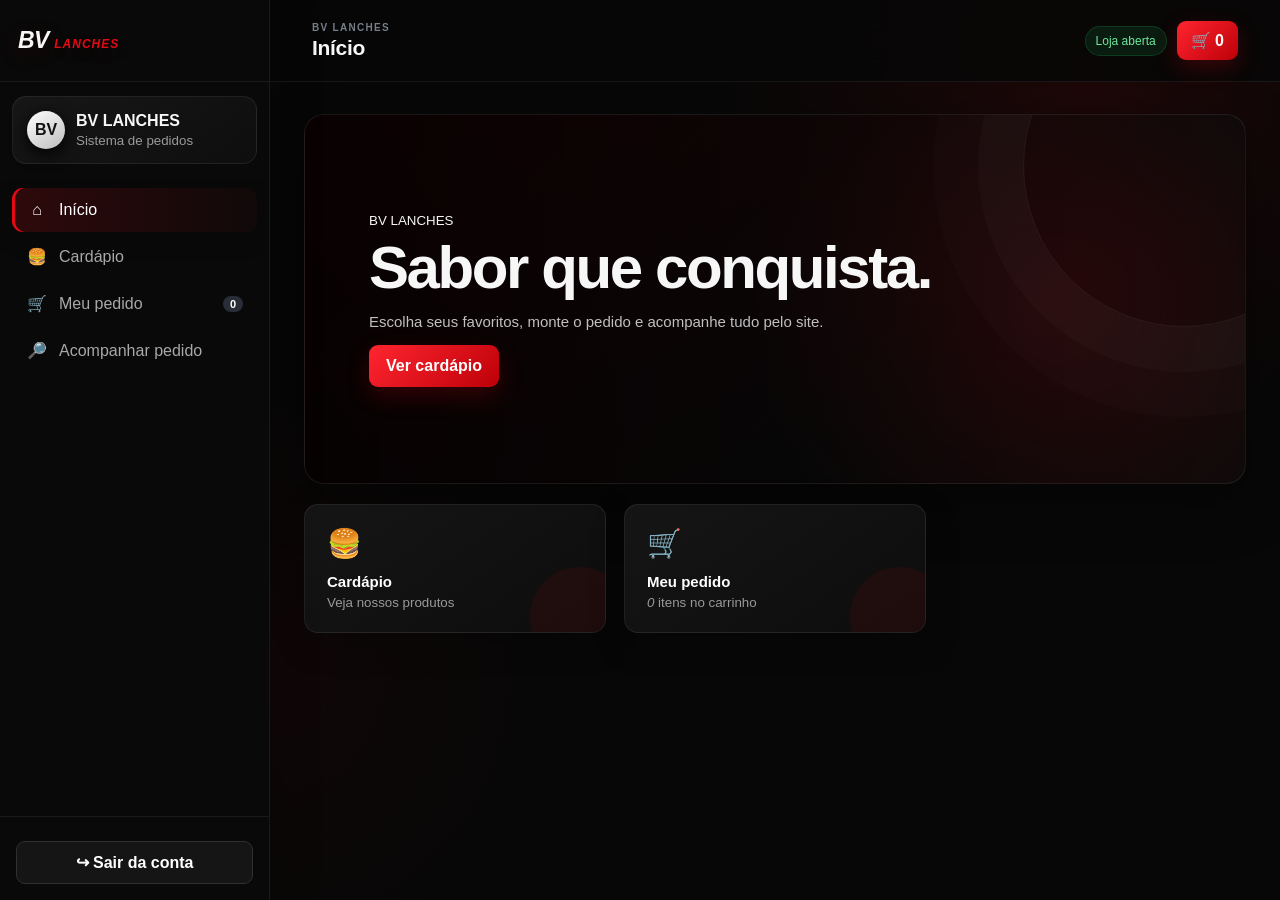
<file: v22.html>
<!doctype html>
<html lang="pt-BR">
<head>
<meta charset="utf-8">
<meta name="viewport" content="width=device-width,initial-scale=1">
<meta name="theme-color" content="#e50914">
<link rel="manifest" href="manifest.json">
<title>BV LANCHES — V22</title>
<link rel="stylesheet" href="style.css?v=13">
</head>
<body>
<div id="login" class="overlay">
  <div class="login">
    <button class="closeLogin" onclick="closeLogin()">×</button>
    <div class="logo">BV <i>LANCHES</i></div>
    <small>PAINEL ADMINISTRATIVO</small>
    <h1>Entrar</h1>
    <input id="email" type="email" placeholder="E-mail">
    <input id="pass" type="password" placeholder="Senha">
    <button onclick="login()">Entrar</button>
    <p id="err"></p>
    <div class="demo">Admin: marco@bv.com / 123456<br>Usuário: usuario@bv.com / 123456</div>
  </div>
</div>

<aside id="sidebar" class="sidebar">
  <div class="sideBrand"><div class="logo">BV <i>LANCHES</i></div><button class="closeSide" onclick="toggleSidebar()">×</button></div>
  <div class="sideUser"><div class="avatar">BV</div><div><b>BV LANCHES</b><small>Sistema de pedidos</small></div></div>
  <nav class="sideNav">
    <button data-page="inicio" onclick="showPage('inicio')"><span>⌂</span> Início</button>
    <button data-page="cardapio" onclick="showPage('cardapio')"><span>🍔</span> Cardápio</button>
    <button class="adminHide" data-page="pedido" onclick="showPage('pedido')"><span>🛒</span> Meu pedido <b id="sideCount">0</b></button>
    <button class="adminHide" data-page="acompanhar" onclick="showPage('acompanhar');renderTracking()"><span>🔎</span> Acompanhar pedido</button>
    <div class="navTitle adminOnly">ADMINISTRAÇÃO</div>
    <button class="adminOnly" data-page="dashboard" onclick="openAdmin('dashboard')"><span>▦</span> Dashboard</button>
    <button class="adminOnly" data-page="pedidos" onclick="openAdmin('pedidos')"><span>📋</span> Pedidos <b id="sideNew">0</b></button>
    <button class="adminOnly" data-page="produtos" onclick="openAdmin('produtos')"><span>📦</span> Produtos</button>
    <button class="adminOnly" data-page="cupons" onclick="openAdmin('cupons')"><span>🎟</span> Cupons</button>
    <button class="adminOnly" data-page="config" onclick="openAdmin('config')"><span>⚙</span> Configurações</button>
  </nav>
  <div class="sideBottom"><button onclick="openAdmin('dashboard')" class="adminBtn adminOnly">🔐 Painel administrativo</button><button onclick="logout()" class="logoutBtn">↪ Sair da conta</button></div>
</aside>

<div class="app">
<header class="topbar">
  <button class="menuBtn" onclick="toggleSidebar()">☰</button>
  <div><div class="pageKicker">BV LANCHES</div><h1 id="pageTitle">Início</h1></div>
  <div class="topActions"><span id="adminState" class="adminState">Loja aberta</span><button class="cartTop" onclick="showPage('pedido')">🛒 <b id="count">0</b></button></div>
</header>

<main class="content">
<section id="page-inicio" class="page activePage">
  <div class="hero"><div><small>BV LANCHES</small><h2>Sabor que conquista.</h2><p>Escolha seus favoritos, monte o pedido e acompanhe tudo pelo site.</p><button onclick="showPage('cardapio')">Ver cardápio</button></div></div>
  <div class="quickGrid">
    <button class="quickCard" onclick="showPage('cardapio')"><span>🍔</span><b>Cardápio</b><small>Veja nossos produtos</small></button>
    <button class="quickCard" onclick="showPage('pedido')"><span>🛒</span><b>Meu pedido</b><small><em id="quickCount">0</em> itens no carrinho</small></button>
    <button id="adminQuick" class="quickCard adminOnly" onclick="openAdmin('dashboard')"><span>📊</span><b>Administração</b><small>Acessar painel</small></button>
  </div>
</section>

<section id="page-cardapio" class="page">
  <div class="sectionTitle"><div><small class="eyebrow">LOJA</small><h2>Cardápio</h2></div><span class="pill green">ABERTO</span></div>
  <div id="products" class="grid"></div>
</section>

<section id="page-pedido" class="page">
  <div class="sectionTitle"><div><small class="eyebrow">CHECKOUT</small><h2>Meu pedido</h2></div></div>
  <div class="checkout"><div class="panel"><h3>Itens do pedido</h3><div id="cart"></div><div class="line"><span>Subtotal</span><b id="sub">R$ 0,00</b></div><div class="line"><span>Entrega</span><b id="fee">R$ 0,00</b></div><div class="line total"><span>Total</span><b id="total">R$ 0,00</b></div></div>
  <div class="panel"><h3>Entrega e pagamento</h3><div class="tabs"><button class="active" onclick="mode('entrega',this)">🚚 Entrega</button><button onclick="mode('retirada',this)">🏪 Retirada</button></div><div id="address"><input id="name" placeholder="Nome"><input id="phone" placeholder="WhatsApp"><div class="two"><input id="street" placeholder="Rua"><input id="num" placeholder="Nº"></div><div class="two"><input id="bairro" placeholder="Bairro"><input id="cep" placeholder="CEP"></div><input id="comp" placeholder="Complemento / referência"></div><h3>Pagamento</h3><div class="pay"><button class="active" onclick="pay('Pix',this)">🔷 Pix</button><button onclick="pay('Dinheiro',this)">💵 Dinheiro</button><button onclick="pay('Cartão',this)">💳 Cartão</button></div><input id="troco" class="hide" placeholder="Troco para quanto?"><input id="coupon" placeholder="Cupom de desconto"><button class="whats" onclick="finish()">✅ Finalizar pedido no site</button><small>Seu pedido será criado aqui e você receberá um número para acompanhar o status.</small></div></div>
</section>

<section id="page-acompanhar" class="page">
  <div class="sectionTitle"><div><small class="eyebrow">PEDIDO</small><h2>Acompanhar pedido</h2></div></div>
  <div class="trackingGrid">
    <div class="panel">
      <h3>Consultar pedido</h3>
      <p class="muted">Informe o número do pedido e o WhatsApp usado na compra.</p>
      <input id="trackId" placeholder="Número do pedido">
      <input id="trackPhone" placeholder="WhatsApp">
      <button class="trackBtn" onclick="trackOrder()">Consultar status</button>
      <button class="trackLast" onclick="trackLastOrder()">Ver meu último pedido</button>
    </div>
    <div id="trackingResult" class="panel trackingResult"><p class="muted">Nenhum pedido selecionado.</p></div>
  </div>
</section>

<section id="page-dashboard" class="page adminPage">
  <div class="adminTop"><div><small class="eyebrow">ADMINISTRAÇÃO</small><h2>Dashboard</h2><p>Visão geral da sua operação.</p></div><button onclick="logout()" class="dark">Sair</button></div>
  <div class="stats"><div><small>Pedidos entregues</small><b id="sOrders">0</b></div><div><small>Faturamento entregue</small><b id="sRevenue">R$ 0,00</b></div><div><small>Ticket médio entregue</small><b id="sAvg">R$ 0,00</b></div><div><small>Pedidos pendentes</small><b id="sNew">0</b></div></div>
  <div class="panel"><h3>Pedidos entregues</h3><div id="dashboardOrders"></div></div><div class="adminCards"><div class="panel"><h3>Acesso rápido</h3><div class="shortcutGrid"><button onclick="openAdmin('pedidos')">📋 Pedidos</button><button onclick="openAdmin('produtos')">📦 Produtos</button><button onclick="openAdmin('cupons')">🎟 Cupons</button><button onclick="openAdmin('config')">⚙ Configurações</button></div></div><div class="panel"><h3>Notificações</h3><p id="dashNotice" class="muted">Nenhum pedido novo.</p></div></div>
</section>

<section id="page-pedidos" class="page adminPage"><div class="adminTop"><div><small class="eyebrow">ADMINISTRAÇÃO</small><h2>Pedidos</h2><p>Acompanhe e atualize o status dos pedidos.</p></div><button onclick="demoOrder()">+ Simular pedido</button></div><div class="panel"><div id="orders"></div></div></section>

<section id="page-produtos" class="page adminPage"><div class="adminTop"><div><small class="eyebrow">ADMINISTRAÇÃO</small><h2>Produtos</h2><p>Gerencie os produtos do cardápio.</p></div><button onclick="addProduct()">+ Adicionar produto</button></div><div class="panel productsManager"><div class="managerHeader"><div><h3>Produtos cadastrados</h3><p class="muted">Nome, valor e descrição exibidos de forma organizada.</p></div><button onclick="addProduct()">+ Novo produto</button></div><div id="manage"></div></div></section>

<section id="page-cupons" class="page adminPage"><div class="adminTop"><div><small class="eyebrow">ADMINISTRAÇÃO</small><h2>Cupons</h2><p>Cupons disponíveis na loja.</p></div></div><div class="couponGrid"><div class="couponCard"><span>10%</span><b>BV10</b><p>10% de desconto no pedido.</p></div><div class="couponCard"><span>R$ 5</span><b>PRIMEIRA</b><p>R$ 5,00 de desconto.</p></div></div></section>

<section id="page-config" class="page adminPage"><div class="adminTop"><div><small class="eyebrow">ADMINISTRAÇÃO</small><h2>Configurações</h2><p>Configure os dados da operação.</p></div></div><div class="panel settingsPanel"><label>Taxa padrão de entrega<input id="feeCfg" value="5" type="number" step="0.01" min="0"></label><label>WhatsApp para pedidos<input id="waCfg" value="5531984595968"></label><h3>Taxa de entrega por bairro</h3><p class="muted">Cadastre um bairro e o valor da entrega. O sistema usará automaticamente a taxa correspondente ao bairro informado no pedido.</p><div class="two"><input id="bairroCfg" placeholder="Nome do bairro"><input id="bairroFeeCfg" type="number" step="0.01" min="0" placeholder="Taxa (R$)"></div><button onclick="addBairroFee()">+ Adicionar bairro</button><div id="bairroFees"></div><button onclick="saveCfg()">Salvar configurações</button></div></section>
</main>
</div>
<div id="toast"></div>
<script src="app-v22.js"></script>
</body></html>
</file>
<file: style.css>
*{box-sizing:border-box}:root{--bg:#07090c;--panel:#101318;--panel2:#151920;--line:#282d35;--muted:#8f96a1;--red:#e50914;--green:#16c965}html,body{margin:0;min-height:100%;background:var(--bg);color:#f7f7f7;font-family:Inter,Arial,sans-serif}button,input,select,textarea{font:inherit}button{cursor:pointer}body{display:flex;overflow-x:hidden}.sidebar{position:fixed;left:0;top:0;bottom:0;width:255px;background:#0b0d10;border-right:1px solid var(--line);z-index:30;display:flex;flex-direction:column;transition:transform .25s ease}.sideBrand{height:76px;padding:0 18px;border-bottom:1px solid var(--line);display:flex;align-items:center;justify-content:space-between}.logo{font-size:23px;font-weight:900;font-style:italic}.logo i{color:var(--red);font-size:13px}.closeSide{display:none;background:none;border:0;color:#aaa;font-size:28px}.sideUser{display:flex;gap:11px;align-items:center;padding:20px 18px;border-bottom:1px solid var(--line)}.sideUser small{display:block;color:var(--muted);margin-top:3px}.avatar{width:38px;height:38px;border-radius:50%;display:grid;place-items:center;background:#fff;color:#111;font-weight:900}.sideNav{padding:14px 10px;overflow:auto}.sideNav button{width:100%;border:0;background:transparent;color:#b8bec7;text-align:left;padding:12px 13px;border-radius:9px;margin:2px 0;display:flex;align-items:center;gap:11px}.sideNav button:hover,.sideNav button.active{background:#191c22;color:#fff}.sideNav button.active{box-shadow:inset 3px 0 0 var(--red)}.sideNav button span{width:22px;text-align:center}.sideNav button b{margin-left:auto;background:#292e36;color:#fff;padding:2px 7px;border-radius:20px;font-size:11px}.navTitle{font-size:10px;color:#656c77;font-weight:800;padding:20px 13px 7px;letter-spacing:1px}.sideBottom{margin-top:auto;padding:15px;border-top:1px solid var(--line)}.adminBtn,.adminTop>button{background:var(--red);color:#fff;border:0;border-radius:9px;padding:12px;font-weight:800}.adminBtn{width:100%}.logoutBtn{width:100%;margin-top:8px;background:#181b20;color:#fff;border:1px solid #30343b;border-radius:9px;padding:11px;font-weight:800}.app{margin-left:255px;width:calc(100% - 255px);min-height:100vh}.topbar{height:76px;position:sticky;top:0;z-index:20;background:#080a0def;border-bottom:1px solid var(--line);display:flex;align-items:center;gap:15px;padding:0 32px}.menuBtn{display:none;background:#171a20;border:1px solid var(--line);color:#fff;border-radius:8px;padding:8px 11px}.pageKicker{font-size:10px;color:#777f8a;letter-spacing:1.3px;font-weight:800}.topbar h1{font-size:20px;margin:3px 0 0}.topActions{margin-left:auto;display:flex;align-items:center;gap:10px}.adminState{font-size:12px;color:#6de89c;background:#123522;padding:7px 10px;border-radius:20px}.cartTop{background:var(--red);border:0;color:#fff;border-radius:9px;padding:10px 14px}.content{max-width:1250px;margin:auto;padding:28px 32px 60px}.page{display:none}.activePage{display:block}.hero{min-height:320px;border-radius:20px;padding:55px;background:linear-gradient(110deg,#260509,#111 65%);display:flex;align-items:center}.hero h2{font-size:54px;margin:8px 0}.hero p{color:#b6bbc3;max-width:560px}.hero button,.add,.whats,.login button{border:0;background:var(--red);color:#fff;border-radius:9px;padding:12px 17px;font-weight:800}.quickGrid{display:grid;grid-template-columns:repeat(3,1fr);gap:15px;margin-top:18px}.quickCard{background:var(--panel);border:1px solid var(--line);border-radius:14px;color:#fff;text-align:left;padding:20px}.quickCard span{font-size:25px;display:block;margin-bottom:13px}.quickCard b{display:block}.quickCard small{color:var(--muted);display:block;margin-top:5px}.sectionTitle,.adminTop,.head,.line{display:flex;justify-content:space-between;align-items:center}.sectionTitle{margin-bottom:18px}.sectionTitle h2,.adminTop h2{margin:4px 0;font-size:30px}.eyebrow{color:#e50914;font-size:11px;font-weight:900;letter-spacing:1px}.pill{padding:7px 11px;border-radius:20px;font-size:12px}.green{background:#123d28;color:#5ff39a}.grid{display:grid;grid-template-columns:repeat(4,minmax(0,1fr));gap:12px}.product,.panel{background:var(--panel);border:1px solid var(--line);border-radius:12px;padding:10px}.photo{height:105px;border-radius:9px;background:#191c21;display:grid;place-items:center;font-size:50px}.product h3{margin:8px 0 3px;font-size:15px}.product p,.adminTop p,.muted{color:var(--muted);font-size:12px;line-height:1.3}.price{font-size:16px;font-weight:900}.add{width:100%;margin-top:7px;padding:8px 10px;font-size:13px}.checkout{display:grid;grid-template-columns:1fr 1fr;gap:18px}.panel{margin-bottom:18px}.panel h3{margin-top:0}.line{padding:10px 0;border-bottom:1px solid #25292e}.total{font-size:21px}.tabs,.pay{display:flex;gap:8px}.tabs button,.pay button,.dark,.head button,.settingsPanel>button{flex:1;background:#181b20;border:1px solid #30343b;color:#eee;padding:11px;border-radius:9px}.tabs .active,.pay .active{background:var(--red);border-color:var(--red)}.two{display:flex;gap:8px}.two>*{width:50%}input,select,textarea{width:100%;margin:6px 0;padding:12px;background:#111419;border:1px solid #30343b;color:#fff;border-radius:8px}textarea{resize:vertical}.whats{width:100%;background:var(--green);margin-top:12px}.hide{display:none}.stats{display:grid;grid-template-columns:repeat(4,1fr);gap:12px;margin:18px 0}.stats div{background:var(--panel);border:1px solid var(--line);border-radius:13px;padding:18px}.stats b{display:block;font-size:25px;margin-top:8px}.adminCards{display:grid;grid-template-columns:1.3fr 1fr;gap:18px}.shortcutGrid{display:grid;grid-template-columns:1fr 1fr;gap:9px}.shortcutGrid button{background:#181b20;color:#fff;border:1px solid var(--line);border-radius:9px;padding:13px;text-align:left}.order{border:1px solid #2a2e34;border-radius:10px;padding:12px;margin:9px 0}.status{padding:5px 8px;border-radius:12px;font-size:11px;background:#332b13;color:#ffd76a}.mini{font-size:12px;color:#9da2aa}.couponGrid{display:grid;grid-template-columns:repeat(2,1fr);gap:16px}.couponCard{background:var(--panel);border:1px solid var(--line);border-radius:15px;padding:24px}.couponCard span{display:inline-block;background:#241a08;color:#ffd76a;border-radius:8px;padding:7px 10px;font-weight:900}.couponCard b{display:block;font-size:25px;margin-top:15px}.couponCard p{color:var(--muted)}.settingsPanel{max-width:900px}.settingsPanel label{display:block;color:#bbb;margin-bottom:14px}.settingsPanel>button{background:var(--red);border-color:var(--red);color:#fff;flex:none;width:100%}.overlay{position:fixed;inset:0;background:#07080aeb;z-index:100;display:none;align-items:center;justify-content:center;padding:20px}.login{position:relative;width:min(410px,100%);background:#101216;border:1px solid #30343a;border-radius:20px;padding:30px}.closeLogin{position:absolute;right:12px;top:10px;background:none;border:0;color:#aaa;font-size:26px}.login h1{font-size:32px}.login button:not(.closeLogin){width:100%;margin-top:10px}.login p{color:#ff5660;min-height:18px}.demo{margin-top:18px;background:#181b20;padding:12px;border-radius:9px;color:#aaa;font-size:12px}#toast{position:fixed;right:20px;bottom:20px;background:var(--red);padding:14px 18px;border-radius:10px;display:none;z-index:120}.manageProduct{display:flex;align-items:center;justify-content:space-between;gap:14px;padding:15px;border:1px solid var(--line);background:#111419;border-radius:12px;margin-bottom:10px}.manageProductInfo{display:flex;align-items:flex-start;gap:13px;min-width:0}.manageEmoji{width:48px;height:48px;border-radius:10px;background:#20242a;display:grid;place-items:center;font-size:27px;flex:none}.manageProduct h3{margin:0 0 3px;font-size:16px}.manageProduct strong{display:block;margin-bottom:5px}.manageProduct p{margin:0;color:#9ba1aa;font-size:13px;line-height:1.4}.deleteProduct{background:#301419;color:#ff7d87;border:1px solid #542027;border-radius:8px;padding:9px 12px;font-weight:800}.trackingGrid{display:grid;grid-template-columns:360px 1fr;gap:18px}.trackBtn,.trackLast{width:100%;border-radius:9px;padding:12px;margin-top:8px;font-weight:800}.trackBtn{border:0;background:var(--red);color:#fff}.trackLast{border:1px solid #30343b;background:#181b20;color:#fff}.trackingResult{min-height:260px}.trackHead{display:flex;justify-content:space-between;align-items:center}.timeline{display:grid;grid-template-columns:repeat(6,1fr);gap:5px;margin:22px 0}.step{text-align:center;color:#6f7680;font-size:11px}.step span{width:28px;height:28px;border-radius:50%;display:grid;place-items:center;margin:0 auto 7px;background:#20242a;border:1px solid #30343b}.step.done span{background:var(--green);border-color:var(--green);color:#fff}.productFormPanel{display:none;position:fixed;inset:0;z-index:9999;align-items:center;justify-content:center;padding:20px}.productFormPanel.show{display:flex}.productFormBackdrop{position:absolute;inset:0;background:rgba(0,0,0,.78);backdrop-filter:blur(5px)}.productFormModal{position:relative;width:min(560px,100%);max-height:90vh;overflow:auto;background:#0f1115;border:1px solid #343a44;border-radius:20px;box-shadow:0 28px 80px rgba(0,0,0,.55)}.productFormHero{display:flex;justify-content:space-between;padding:22px;background:#171a20;border-bottom:1px solid #2c3139}.productFormHero small{color:var(--red);font-weight:900}.productFormHero h3{font-size:24px;margin:5px 0}.productFormHero p{margin:0;color:var(--muted);font-size:13px}.productClose{width:38px;height:38px;border-radius:10px;border:1px solid #343a44;background:#20242a;color:#fff;font-size:24px}.productForm{padding:22px}.productForm label{display:block;margin-bottom:16px}.productForm label>span{display:block;margin-bottom:8px;font-size:13px;font-weight:900}.productFormActions{display:flex;justify-content:flex-end;gap:10px}.formCancel{background:#20242a;color:#fff;border:1px solid #343a44;border-radius:10px;padding:12px 18px}.formSave{background:var(--red);color:#fff;border:0;border-radius:10px;padding:12px 18px;font-weight:900}.moneyInput{position:relative}.moneyInput b{position:absolute;left:14px;top:50%;transform:translateY(-50%);color:#858d98}.moneyInput input{padding-left:40px}.categoryBadge{display:inline-block;margin:0 0 7px;padding:4px 8px;border-radius:999px;background:#242931;color:#cfd4da;font-size:10px;font-weight:900;text-transform:uppercase}.managerDivider{display:flex;justify-content:space-between;align-items:center;margin:22px 0 12px;padding-top:15px;border-top:1px solid var(--line)}.permissionsPanel{max-width:920px;padding:0;overflow:hidden;margin-top:18px}.permissionsPanel .managerHeader{padding:24px 26px;border-bottom:1px solid var(--line);background:linear-gradient(135deg,#171a20,#101216)}.permissionsPanel .managerHeader h3{font-size:22px;margin:5px 0}.permissionsPanel .managerHeader p{margin:7px 0 0;max-width:680px}.newUserGrid{display:grid;grid-template-columns:1.1fr 1.2fr 1fr auto;gap:10px;padding:20px 24px;background:#0c0f13;border-bottom:1px solid var(--line)}.newUserGrid input{margin:0;height:46px}.newUserGrid button{height:46px;background:var(--red);color:#fff;border:0;border-radius:10px;padding:0 17px;font-weight:800}.userPerm{display:flex;align-items:center;justify-content:space-between;gap:20px;padding:17px 24px;border-bottom:1px solid #252a31;background:var(--panel)}.userPerm b{display:block;font-size:14px;margin-bottom:4px}.userPerm small{display:block;color:var(--muted);font-size:12px}.userTools{padding:14px 24px;border-bottom:1px solid var(--line);background:#0c0f13}.userTools input{margin:0;width:100%;box-sizing:border-box}.userPerm{min-height:66px}.userIndex{width:30px;height:30px;display:grid;place-items:center;border-radius:9px;background:#20252c;color:#e50914;font-weight:900;flex:none}.userIdentity{flex:1;min-width:0}.userIdentity b{font-size:15px}.userIdentity em{display:block;margin-top:5px;font-size:11px;font-style:normal;color:#c8cdd5;font-weight:700}.userPerm select{min-width:155px;background:#181c22;color:#fff;border:1px solid #363c46;border-radius:9px;padding:9px 12px;font-weight:700}.emptyUsers{padding:30px 24px;text-align:center;color:#fff;background:var(--panel)}.emptyUsers small{display:block;margin-top:7px;color:var(--muted)}@media(max-width:1050px){.grid{grid-template-columns:repeat(3,minmax(0,1fr))}.content{padding-left:24px;padding-right:24px}}@media(max-width:850px){body{display:block;width:100%;overflow-x:hidden}.sidebar{transform:translateX(-105%);width:min(82vw,300px);box-shadow:8px 0 30px #0009}.sidebar.open{transform:translateX(0)}.app{margin-left:0;width:100%;min-width:0}.topbar{height:62px;padding:0 10px;gap:10px}.menuBtn{display:block;min-width:42px}.topbar h1{font-size:17px}.pageKicker{font-size:9px}.adminState{display:none}.cartTop{padding:9px 11px}.content{width:100%;max-width:none;margin:0;padding:14px 10px 40px}.hero{min-height:230px;padding:25px 18px;border-radius:15px}.hero h2{font-size:32px;line-height:1.05}.hero p{font-size:13px}.quickGrid{grid-template-columns:1fr;gap:9px}.quickCard{padding:15px}.grid{grid-template-columns:repeat(2,minmax(0,1fr));gap:8px}.product{padding:8px;min-width:0}.photo{height:86px;font-size:40px}.product h3{font-size:14px;white-space:nowrap;overflow:hidden;text-overflow:ellipsis}.product p{font-size:11px;display:-webkit-box;-webkit-line-clamp:2;-webkit-box-orient:vertical;overflow:hidden;min-height:28px}.price{font-size:15px}.add{padding:9px 5px;font-size:12px}.checkout,.adminCards,.trackingGrid{grid-template-columns:1fr;gap:10px}.panel{padding:12px;margin-bottom:10px}.sectionTitle h2,.adminTop h2{font-size:24px}.stats{grid-template-columns:repeat(2,1fr);gap:8px}.stats div{padding:12px}.stats b{font-size:20px}.stats small{font-size:11px}.couponGrid{grid-template-columns:1fr}.shortcutGrid{grid-template-columns:1fr}.two{flex-direction:column;gap:0}.two>*{width:100%}.tabs,.pay{display:grid;grid-template-columns:1fr 1fr}.timeline{grid-template-columns:repeat(3,1fr);gap:9px}.timeline .step{font-size:9px}.manageProduct{align-items:flex-start;padding:11px}.manageProductInfo{gap:9px}.manageEmoji{width:40px;height:40px;font-size:22px}.manageProduct p{font-size:11px}.deleteProduct{padding:8px;font-size:11px}.newUserGrid{grid-template-columns:1fr;padding:15px}.newUserGrid button{grid-column:auto;width:100%}.userPerm{align-items:flex-start;flex-direction:column;padding:14px}.userPerm select{width:100%;min-width:0}.permissionsPanel .managerHeader{padding:18px}.productFormPanel{padding:8px}.productFormModal{width:100%;max-height:95vh;border-radius:16px}.productFormHero,.productForm{padding:16px}.productFormActions{display:grid;grid-template-columns:1fr 1.5fr}.productFormActions button{width:100%}.login{padding:23px;border-radius:16px}.overlay{padding:10px}}@media(max-width:380px){.grid{grid-template-columns:1fr}.hero h2{font-size:29px}.content{padding-left:7px;padding-right:7px}.stats{grid-template-columns:1fr}.tabs,.pay{grid-template-columns:1fr}.topbar{padding:0 8px}}@media(min-width:851px){.sidebar{transform:none!important}.menuBtn{display:none!important}}

/* ===== BV LANCHES — REDESIGN PREMIUM ===== */
:root{--bg:#070707;--panel:#101010;--panel2:#171717;--line:#292929;--muted:#9a9a9a;--red:#e50914;--red2:#ff2530;--green:#19d46b;--shadow:0 18px 55px rgba(0,0,0,.38)}
html{scroll-behavior:smooth}
body{background:radial-gradient(circle at 85% 8%,rgba(229,9,20,.10),transparent 28%),radial-gradient(circle at 20% 75%,rgba(229,9,20,.045),transparent 25%),var(--bg)}
.sidebar{width:270px;background:rgba(10,10,10,.92);backdrop-filter:blur(18px);border-right:1px solid rgba(255,255,255,.07);box-shadow:10px 0 40px rgba(0,0,0,.18)}
.sideBrand{height:82px;border-bottom-color:rgba(255,255,255,.07)}
.logo{letter-spacing:-.7px;text-shadow:0 5px 25px rgba(229,9,20,.18)}.logo i{font-size:12px;letter-spacing:1px}
.sideUser{margin:14px 12px;padding:14px;border:1px solid rgba(255,255,255,.07);border-radius:14px;background:linear-gradient(145deg,#171717,#0e0e0e)}
.avatar{background:linear-gradient(145deg,#fff,#bdbdbd);box-shadow:0 5px 18px #000}
.sideNav{padding:8px 12px}.sideNav button{position:relative;padding:13px 14px;border-radius:11px;color:#a8a8a8;transition:.2s ease}
.sideNav button:hover{background:rgba(255,255,255,.055);transform:translateX(2px)}
.sideNav button.active{background:linear-gradient(90deg,rgba(229,9,20,.17),rgba(229,9,20,.035));color:#fff;box-shadow:inset 3px 0 0 var(--red),0 7px 25px rgba(0,0,0,.16)}
.sideBottom{padding:16px;border-top-color:rgba(255,255,255,.07)}
.adminBtn,.adminTop>button{background:linear-gradient(135deg,var(--red2),#b90009);box-shadow:0 8px 25px rgba(229,9,20,.18)}
.logoutBtn{background:#151515;border-color:#303030}
.app{margin-left:270px;width:calc(100% - 270px)}
.topbar{height:82px;background:rgba(7,7,7,.82);backdrop-filter:blur(18px);border-bottom:1px solid rgba(255,255,255,.07);padding:0 38px}
.topbar h1{font-size:21px;letter-spacing:-.3px}.adminState{background:rgba(25,212,107,.10);border:1px solid rgba(25,212,107,.18)}
.cartTop{background:linear-gradient(135deg,var(--red2),#bd0008);box-shadow:0 8px 22px rgba(229,9,20,.22);transition:.2s}.cartTop:hover{transform:translateY(-1px)}
.content{max-width:1320px;padding:34px 38px 70px}
.hero{position:relative;overflow:hidden;min-height:355px;padding:58px;border:1px solid rgba(255,255,255,.08);background:linear-gradient(90deg,rgba(0,0,0,.84),rgba(0,0,0,.42)),radial-gradient(circle at 80% 50%,rgba(229,9,20,.28),transparent 40%),linear-gradient(135deg,#3a0509,#111 65%);box-shadow:var(--shadow)}
.hero:after{content:"";position:absolute;width:320px;height:320px;border-radius:50%;right:-100px;top:-110px;border:1px solid rgba(255,255,255,.07);box-shadow:0 0 0 45px rgba(255,255,255,.018),0 0 0 90px rgba(255,255,255,.012)}
.hero h2{font-size:58px;line-height:1.02;letter-spacing:-2.4px;max-width:700px}.hero p{font-size:15px;color:#c0c0c0}
.hero button,.add,.whats,.login button{background:linear-gradient(135deg,var(--red2),#bd0008);box-shadow:0 9px 25px rgba(229,9,20,.20);transition:.2s}
.hero button:hover,.add:hover,.login button:hover{transform:translateY(-2px);filter:brightness(1.08)}
.quickGrid{gap:16px;margin-top:20px}.quickCard{position:relative;overflow:hidden;padding:22px;border:1px solid rgba(255,255,255,.075);background:linear-gradient(145deg,#151515,#0d0d0d);box-shadow:0 10px 35px rgba(0,0,0,.22);transition:.2s}
.quickCard:after{content:"";position:absolute;right:-25px;bottom:-35px;width:100px;height:100px;border-radius:50%;background:rgba(229,9,20,.08)}
.quickCard:hover{transform:translateY(-4px);border-color:rgba(229,9,20,.35)}.quickCard span{font-size:28px}.quickCard b{font-size:15px}
.sectionTitle{margin-bottom:22px}.sectionTitle h2,.adminTop h2{font-size:32px;letter-spacing:-1px}.eyebrow{font-size:10px;letter-spacing:1.4px}.pill{font-weight:800;border:1px solid rgba(25,212,107,.18)}
.grid{gap:16px}.product,.panel{border:1px solid rgba(255,255,255,.075);border-radius:15px;background:linear-gradient(145deg,#141414,#0d0d0d);box-shadow:0 10px 30px rgba(0,0,0,.18)}
.product{padding:11px;transition:.2s}.product:hover{transform:translateY(-3px);border-color:rgba(229,9,20,.25)}
.photo{height:125px;border-radius:11px;background:radial-gradient(circle at 50% 30%,rgba(255,255,255,.07),transparent 50%),#191919}
.product h3{font-size:16px}.product p{color:#8f8f8f;min-height:31px}.price{font-size:18px}.add{border-radius:10px}
.panel{padding:17px}.panel h3{font-size:16px}
input,select,textarea{background:#0b0b0b;border:1px solid #303030;color:#fff;transition:border-color .2s,box-shadow .2s}
input:focus,select:focus,textarea:focus{outline:none;border-color:rgba(229,9,20,.75);box-shadow:0 0 0 3px rgba(229,9,20,.10)}
.tabs button,.pay button,.dark,.head button,.settingsPanel>button{background:#151515;border-color:#303030;transition:.2s}.tabs button:hover,.pay button:hover{border-color:#555}
.stats{gap:14px}.stats div{position:relative;overflow:hidden;padding:20px;background:linear-gradient(145deg,#151515,#0e0e0e);border-color:rgba(255,255,255,.075);box-shadow:0 10px 30px rgba(0,0,0,.18)}
.stats div:after{content:"";position:absolute;right:-20px;bottom:-35px;width:100px;height:100px;border-radius:50%;background:rgba(229,9,20,.07)}.stats b{font-size:28px}
.order{background:#111;border-color:#292929;border-radius:12px}.couponCard{background:linear-gradient(145deg,#151515,#0e0e0e);border-color:#292929;box-shadow:var(--shadow)}
.overlay{background:rgba(0,0,0,.88);backdrop-filter:blur(10px)}
.login{background:linear-gradient(145deg,#171717,#0d0d0d);border:1px solid rgba(255,255,255,.10);box-shadow:0 30px 100px rgba(0,0,0,.7);padding:34px}
.login h1{font-size:35px;letter-spacing:-1px}.login input{height:48px}.demo{border:1px solid rgba(255,255,255,.06);background:#121212}
#toast{box-shadow:0 12px 35px rgba(0,0,0,.4)}
.productFormModal,.registerCard{background:linear-gradient(145deg,#161616,#0d0d0d);border-color:rgba(255,255,255,.10);box-shadow:0 30px 100px rgba(0,0,0,.7)}
.productFormHero,.registerCard .productFormHero{background:linear-gradient(135deg,#1b1b1b,#101010);border-bottom-color:rgba(255,255,255,.07)}
.manageProduct{background:#111;border-color:#292929}.permissionsPanel .managerHeader{background:linear-gradient(135deg,#191919,#101010)}.userPerm{background:#111;border-bottom-color:#292929}.userPerm select{background:#171717}
@media(max-width:850px){.sidebar{width:min(86vw,310px)}.app{margin-left:0;width:100%}.topbar{height:64px;padding:0 12px}.content{padding:15px 11px 45px}.hero{min-height:275px;padding:28px 21px}.hero h2{font-size:39px;letter-spacing:-1.5px}.quickCard{padding:17px}.grid{gap:9px}.photo{height:105px}}
@media(max-width:380px){.hero h2{font-size:34px}}

/* ===== CORREÇÃO VISUAL — USUÁRIOS E CONTAS ===== */
.permissionsPanel{width:100%;max-width:980px;margin-top:22px;border-radius:18px;overflow:hidden;background:linear-gradient(145deg,#121212,#0b0b0b);border:1px solid rgba(255,255,255,.08);box-shadow:0 18px 55px rgba(0,0,0,.28)}
.permissionsPanel .managerHeader{display:flex;align-items:center;justify-content:space-between;gap:20px;padding:24px 28px;background:linear-gradient(135deg,#191919,#101010);border-bottom:1px solid rgba(255,255,255,.08)}
.permissionsPanel .managerHeader>div{min-width:0}
.permissionsPanel .managerHeader h3{margin:4px 0 5px;font-size:23px;line-height:1.15}
.permissionsPanel .managerHeader p{margin:0;color:#929292;font-size:13px}
.permissionsPanel .managerHeader .pill{flex:none;background:rgba(229,9,20,.06);border:1px solid rgba(25,212,107,.35);color:#fff;padding:8px 13px;font-weight:800}
.userTools{padding:16px 28px;background:#0d0d0d;border-bottom:1px solid rgba(255,255,255,.07)}
.userTools input{height:46px;margin:0;border-radius:11px;background:#090909;border-color:#343434;padding:0 15px}
.userPerm{display:grid;grid-template-columns:42px minmax(0,1fr) 210px;align-items:center;gap:16px;min-height:88px;padding:16px 28px;background:linear-gradient(90deg,#121212,#0e0e0e);border-bottom:1px solid #252525}
.userPerm:last-child{border-bottom:0}
.userPerm:hover{background:linear-gradient(90deg,#171717,#101010)}
.userIndex{width:34px;height:34px;border-radius:10px;background:#20242a;border:1px solid #30343b;color:#ff2530;font-size:14px}
.userIdentity{min-width:0;display:flex;flex-direction:column;justify-content:center}
.userIdentity b{display:block;margin:0 0 4px;color:#fff;font-size:15px;line-height:1.2;white-space:nowrap;overflow:hidden;text-overflow:ellipsis}
.userIdentity small{display:block;color:#8f96a1;font-size:12px;line-height:1.25;white-space:nowrap;overflow:hidden;text-overflow:ellipsis}
.userIdentity em{display:inline-flex;align-items:center;width:max-content;max-width:100%;margin-top:6px;padding:3px 8px;border-radius:999px;background:#20242a;color:#cdd1d6;font-size:10px;font-style:normal;font-weight:800;line-height:1.2}
.userPerm select{width:100%;min-width:0;height:42px;margin:0;padding:0 12px;border-radius:10px;background:#17191d;border:1px solid #363c46;color:#fff;font-size:13px;font-weight:800}
.userPerm select:focus{border-color:rgba(229,9,20,.7);box-shadow:0 0 0 3px rgba(229,9,20,.08)}
.emptyUsers{padding:38px 28px;background:#101010;text-align:center}
@media(max-width:850px){.permissionsPanel{max-width:none;margin-top:14px}.permissionsPanel .managerHeader{padding:18px;align-items:flex-start}.permissionsPanel .managerHeader h3{font-size:20px}.permissionsPanel .managerHeader .pill{padding:7px 10px;font-size:11px}.userTools{padding:13px 18px}.userPerm{grid-template-columns:34px minmax(0,1fr);gap:12px;padding:15px 18px;min-height:0}.userPerm select{grid-column:2;width:100%;height:40px}.userIndex{width:32px;height:32px}.userIdentity b{font-size:14px}.userIdentity small{font-size:11px}}

/* Botão excluir usuário */
.userPerm{grid-template-columns:42px minmax(0,1fr) 190px 105px}
.deleteUserBtn{height:42px;border-radius:10px;border:1px solid #5a2025;background:linear-gradient(135deg,#3a1115,#250b0e);color:#ff7b83;font-size:12px;font-weight:900;cursor:pointer;transition:.2s}
.deleteUserBtn:hover{background:linear-gradient(135deg,#e50914,#a80008);border-color:#ff3943;color:#fff;transform:translateY(-1px);box-shadow:0 7px 20px rgba(229,9,20,.2)}
.deleteUserBtn:disabled{opacity:.3;cursor:not-allowed;transform:none;box-shadow:none}
@media(max-width:850px){.userPerm{grid-template-columns:34px minmax(0,1fr);gap:12px}.userPerm select{grid-column:2}.deleteUserBtn{grid-column:2;width:100%}}

/* ===== FORMATAÇÃO DA FOTO — USUÁRIOS E CONTAS ===== */
.permissionsPanel{max-width:700px;margin:22px auto 0;border-radius:16px;background:#111;border:1px solid #292929;overflow:hidden;box-shadow:0 16px 45px rgba(0,0,0,.32)}
.permissionsPanel .managerHeader{padding:22px 24px;min-height:112px;background:linear-gradient(145deg,#171717,#101010);display:flex;align-items:flex-start;justify-content:space-between}
.permissionsPanel .managerHeader h3{font-size:22px;margin:4px 0 6px}.permissionsPanel .managerHeader p{font-size:12px;margin:0;color:#969696}
.permissionsPanel .managerHeader .pill{margin-top:48px;padding:7px 12px;background:#101717;border-color:#1c8c50;color:#fff}
.userTools{padding:14px 24px;background:#0d0f12;border-bottom:1px solid #292929}.userTools input{height:44px;font-size:14px}
.userPerm{display:grid!important;grid-template-columns:36px minmax(0,1fr) 175px 92px!important;align-items:center!important;gap:12px!important;min-height:82px!important;padding:15px 24px!important;background:#111!important;border-bottom:1px solid #292929!important}
.userPerm:last-child{border-bottom:0!important}.userPerm:hover{background:#151515!important}
.userIndex{width:30px!important;height:30px!important;border-radius:8px!important;font-size:13px!important}
.userIdentity{min-width:0!important;overflow:hidden!important}.userIdentity b{font-size:14px!important;margin:0 0 3px!important}.userIdentity small{font-size:11px!important;color:#858b95!important}.userIdentity em{font-size:10px!important;margin-top:4px!important;padding:2px 7px!important}
.userPerm select{height:40px!important;width:100%!important;min-width:0!important;margin:0!important;font-size:12px!important;padding:0 9px!important}
.deleteUserBtn{height:40px!important;width:100%!important;padding:0 7px!important;border-radius:9px!important;font-size:11px!important}
@media(max-width:850px){.permissionsPanel{max-width:100%;margin-top:14px}.permissionsPanel .managerHeader{padding:18px}.permissionsPanel .managerHeader .pill{margin-top:42px}.userTools{padding:12px 18px}.userPerm{grid-template-columns:32px minmax(0,1fr)!important;padding:14px 18px!important;gap:10px!important}.userPerm select,.deleteUserBtn{grid-column:2!important}.userPerm select{width:100%!important}.deleteUserBtn{width:100%!important}}

/* BV LANCHES 2026.09.23.4 — dashboard, filtros e notificações */
.adminTopActions{margin-left:auto;display:flex;align-items:center;gap:8px}.notifyBtn{position:relative!important;min-width:48px!important;padding:10px 12px!important}.notifyBtn span{position:absolute;right:-4px;top:-6px;min-width:18px;height:18px;padding:0 4px;border-radius:20px;background:var(--red);color:#fff;font-size:10px;display:grid;place-items:center}.notificationCenter{position:fixed;right:24px;top:74px;width:min(380px,calc(100vw - 30px));background:#111419;border:1px solid #353a43;border-radius:16px;box-shadow:0 22px 70px rgba(0,0,0,.55);z-index:500;padding:14px;display:none}.notificationCenter.show{display:block}.notificationItem{padding:12px;border-radius:11px;background:#181c22;border:1px solid #292e36;margin:7px 0}.notificationItem b{display:block}.notificationItem small{color:#9ca3ad}.panelTitle,.filterHeader{display:flex;justify-content:space-between;align-items:center;gap:12px}.liveDot{font-size:10px;color:#6de89c;background:#10291c;padding:7px 10px;border-radius:20px}.dashboardChart{display:grid;grid-template-columns:repeat(7,1fr);gap:10px;align-items:end;min-height:190px;margin-top:15px}.chartBar{min-width:0;text-align:center}.chartTrack{height:145px;border-radius:10px;background:#181b20;border:1px solid #292e35;display:flex;align-items:flex-end;overflow:hidden}.chartFill{width:100%;min-height:5px;background:linear-gradient(180deg,#e50914,#7b050b);border-radius:8px 8px 0 0}.chartBar b{display:block;margin-top:7px;font-size:12px}.chartBar small{display:block;color:#8e959f;font-size:10px;margin-top:3px}.smartFilters{padding:15px}.filterHeader{margin-bottom:10px}.filterHeader b{display:block}.filterGrid{display:grid;grid-template-columns:2fr 1fr 1fr 1fr;gap:8px}.filterGrid input,.filterGrid select{margin:0}.filterClear{background:#181b20!important;border:1px solid #343941!important;color:#fff!important;padding:9px 12px!important;border-radius:8px!important}.emptyFilter{text-align:center;padding:30px;color:#8e959f}.orderMeta{display:flex;flex-wrap:wrap;gap:6px;margin-top:8px}.orderMeta span{font-size:10px;padding:5px 7px;border-radius:7px;background:#1b1f25;color:#aeb4bc}@media(max-width:760px){.content{padding:18px 14px 40px}.filterGrid{grid-template-columns:1fr 1fr}.filterGrid input{grid-column:1/-1}.dashboardChart{gap:5px}.chartTrack{height:120px}.notificationCenter{right:15px;top:68px}.panelTitle{align-items:flex-start;flex-direction:column}.liveDot{align-self:flex-start}.adminTopActions{gap:5px}}

/* BV LANCHES 2026.09.23.12 — filtros e edição de taxas */
.productManageTools{display:flex;align-items:center;justify-content:space-between;gap:16px;padding:15px 18px;margin-bottom:12px;border:1px solid rgba(255,255,255,.07);border-radius:13px;background:linear-gradient(145deg,#151515,#0d0d0d)}
.productManageTools b{display:block;font-size:14px}.productManageTools small{display:block;color:#888;margin-top:4px;font-size:11px}
.productManageTools select{margin:0;min-width:165px;height:42px;border-radius:10px;padding:0 12px;font-weight:800}
.feeRow{display:flex;align-items:center;justify-content:space-between;gap:12px;padding:12px 0;border-bottom:1px solid #292929}
.feeRow:last-child{border-bottom:0}.feeRow>div:first-child{min-width:0}.feeRow b{display:block;text-transform:none;font-size:14px}.feeRow small{display:block;color:#9a9a9a;margin-top:3px}
.feeActions{display:flex;gap:7px;flex:none}.feeActions button{height:34px;padding:0 10px;border-radius:8px;border:1px solid #343434;background:#181818;color:#fff;font-size:11px;font-weight:800;cursor:pointer}.feeActions button:hover{border-color:#666;transform:translateY(-1px)}
.feeActions .feeDelete{border-color:#5a2025;color:#ff7b83;background:#241013}.feeActions .feeDelete:hover{background:#e50914;color:#fff;border-color:#ff3943}
@media(max-width:600px){.productManageTools{align-items:stretch;flex-direction:column;padding:13px}.productManageTools select{width:100%}.feeRow{align-items:flex-start}.feeActions{flex-wrap:wrap;justify-content:flex-end}.feeActions button{height:36px}.feeRow b{font-size:13px}}

.deleteOrderBtn{display:inline-flex;align-items:center;justify-content:center;margin-top:8px;height:38px;padding:0 13px;border-radius:9px;border:1px solid #5b2026;background:#241013;color:#ff7b83;font-weight:800;font-size:11px;cursor:pointer}.deleteOrderBtn:hover{background:#e50914;border-color:#ff3943;color:#fff}.order select{margin-top:8px}

/* BV LANCHES — abas do cardápio */
.menuCategoryTabs{display:flex;gap:10px;margin:-4px 0 18px;padding:5px;border:1px solid rgba(255,255,255,.07);border-radius:14px;background:#0e0e0e;width:max-content;max-width:100%;box-shadow:0 8px 25px rgba(0,0,0,.18)}
.menuCategoryTabs button{border:1px solid transparent;background:#171717;color:#9d9d9d;border-radius:10px;padding:11px 20px;font-size:13px;font-weight:900;cursor:pointer;transition:.2s;min-width:130px}
.menuCategoryTabs button:hover{color:#fff;border-color:#333;transform:translateY(-1px)}
.menuCategoryTabs button.active{color:#fff;background:linear-gradient(135deg,#e50914,#b90008);border-color:#ff2530;box-shadow:0 7px 20px rgba(229,9,20,.2)}
.emptyMenu{grid-column:1/-1;padding:45px 20px;text-align:center;color:#888;border:1px dashed #333;border-radius:14px;background:#101010}
@media(max-width:520px){.menuCategoryTabs{width:100%;gap:6px}.menuCategoryTabs button{flex:1;min-width:0;padding:11px 8px;font-size:12px}}

/* BV LANCHES — abas do cardápio alinhadas ao padrão visual do site */
.menuCategoryTabs{
  display:grid;
  grid-template-columns:repeat(2,minmax(0,1fr));
  gap:8px;
  width:100%;
  max-width:420px;
  margin:0 0 18px;
  padding:0;
  border:0;
  border-radius:0;
  background:transparent;
  box-shadow:none;
}
.menuCategoryTabs button{
  width:100%;
  min-width:0;
  height:46px;
  padding:0 16px;
  border:1px solid #303030;
  border-radius:10px;
  background:#151515;
  color:#9a9a9a;
  font-size:13px;
  font-weight:800;
  cursor:pointer;
  transition:.2s ease;
  box-shadow:none;
}
.menuCategoryTabs button:hover{
  color:#fff;
  border-color:#454545;
  background:#1b1b1b;
  transform:none;
}
.menuCategoryTabs button.active{
  color:#fff;
  border-color:#e50914;
  background:linear-gradient(135deg,#e50914,#bd0008);
  box-shadow:0 8px 22px rgba(229,9,20,.18);
}
@media(max-width:520px){
  .menuCategoryTabs{
    max-width:none;
    grid-template-columns:1fr 1fr;
    gap:7px;
  }
  .menuCategoryTabs button{
    height:44px;
    padding:0 8px;
    font-size:12px;
  }
}


/* BV LANCHES — tela de entregas do motoboy */
.motoDeliveryPanel{margin-bottom:14px;border-color:rgba(229,9,20,.18)}
.motoLive{display:inline-flex;align-items:center;gap:6px;padding:7px 10px;border-radius:20px;background:rgba(229,9,20,.10);border:1px solid rgba(229,9,20,.25);color:#fff;font-size:10px;font-weight:900}
.motoDeliverySummary{display:grid;grid-template-columns:repeat(3,1fr);gap:9px;margin-top:14px}
.motoDeliverySummary>div{padding:13px;border:1px solid #292929;border-radius:11px;background:#0d0d0d}
.motoDeliverySummary small{display:block;color:#8e959f;font-size:10px;margin-bottom:5px}
.motoDeliverySummary b{font-size:18px;color:#fff}
.motoOrder{border-color:rgba(229,9,20,.20)!important}
.motoFeeCard{display:flex;align-items:center;justify-content:space-between;gap:12px;margin-top:10px;padding:13px 14px;border-radius:11px;background:linear-gradient(135deg,rgba(229,9,20,.10),#101010);border:1px solid rgba(229,9,20,.18)}
.motoFeeCard span{color:#aaa;font-size:12px;font-weight:700}
.motoFeeCard strong{font-size:20px;color:#fff}
.motoFeeBtn,.motoFinishBtn{width:100%;margin-top:9px;height:44px;border-radius:10px;border:1px solid #343434;font-weight:900;cursor:pointer}
.motoFeeBtn{background:linear-gradient(135deg,#1d1d1d,#121212);color:#ffd76a;border-color:#5a4920}
.motoFeeBtn:hover{background:#2a2514;border-color:#8a7029}
.motoFinishBtn{background:linear-gradient(135deg,#e50914,#b90008);color:#fff;border-color:#ff2530;box-shadow:0 8px 22px rgba(229,9,20,.18)}
.feeCollected{margin-top:9px;padding:11px 13px;border-radius:9px;background:rgba(25,212,107,.08);border:1px solid rgba(25,212,107,.20);color:#6de89c;font-size:12px;font-weight:900;text-align:center}
.motoHint{display:block;margin-top:9px;padding:10px 12px;border-radius:9px;background:#151515;color:#858b95;font-size:11px;text-align:center}
.motoAssign{margin-top:10px;padding:10px 12px;border:1px solid #292929;border-radius:10px;background:#0e0e0e}
.motoAssign small{display:block;color:#8d939d;font-size:10px;font-weight:800;margin-bottom:6px}
.motoAssign select{margin:0;width:100%;height:40px}
@media(max-width:600px){
  .motoDeliverySummary{grid-template-columns:1fr}
  .motoDeliverySummary>div{display:flex;align-items:center;justify-content:space-between}
  .motoDeliverySummary small{margin:0}
  .motoDeliverySummary b{font-size:16px}
}


/* Usuário logado no topo */
.loggedUserName{display:inline-flex;align-items:center;max-width:190px;padding:7px 11px;border:1px solid rgba(229,9,20,.25);border-radius:20px;background:rgba(229,9,20,.08);color:#fff;font-size:11px;font-weight:900;white-space:nowrap;overflow:hidden;text-overflow:ellipsis}
.loggedUserName::before{content:'👤';margin-right:6px}
@media(max-width:600px){.loggedUserName{max-width:125px;padding:6px 9px;font-size:10px}.adminState{display:none}}


/* BV LANCHES — revisão geral complementar */
.page{animation:pageIn .18s ease both}@keyframes pageIn{from{opacity:.55;transform:translateY(4px)}to{opacity:1;transform:none}}
/* ===== BV LANCHES — TELA INICIAL PREMIUM 2026.09.23.41 ===== */
.homeHero{position:relative;min-height:385px;overflow:hidden;border-radius:22px;border:1px solid rgba(255,255,255,.09);background:radial-gradient(circle at 75% 45%,rgba(229,9,20,.32),transparent 25%),radial-gradient(circle at 86% 62%,rgba(255,133,24,.18),transparent 23%),linear-gradient(100deg,#090909 0%,#170507 47%,#050505 100%);box-shadow:0 22px 65px rgba(0,0,0,.48);isolation:isolate}
.homeHero:before{content:"";position:absolute;inset:0;background:radial-gradient(ellipse at 82% 52%,rgba(255,159,70,.18),transparent 16%),repeating-radial-gradient(ellipse at 84% 50%,rgba(255,255,255,.025) 0 2px,transparent 2px 9px);opacity:.6;z-index:-1}
.homeHeroGlow{position:absolute;width:460px;height:460px;right:-80px;top:-50px;border-radius:50%;background:radial-gradient(circle,rgba(255,188,93,.2),rgba(229,9,20,.09) 38%,transparent 70%);filter:blur(8px)}
.homeHeroFood{position:absolute;right:7%;bottom:-28px;font-size:225px;line-height:1;filter:drop-shadow(0 20px 25px rgba(0,0,0,.8));transform:rotate(-4deg);opacity:.96}
.homeHeroContent{position:relative;z-index:2;padding:54px 50px;max-width:680px}.homeScript{font-weight:900;color:#ff2530;letter-spacing:5px;font-style:italic;font-size:18px}.homeHeroContent h2{font-size:76px;line-height:.9;margin:10px 0 20px;letter-spacing:-5px}.homeHeroContent h2 strong{color:#fff}.homeHeroContent h2 i{color:#f11925;font-style:italic;text-shadow:0 4px 25px rgba(229,9,20,.25)}.homeHeroContent p{font-size:22px;line-height:1.25;font-weight:800;color:#f2f2f2;text-shadow:0 2px 15px #000}.homeHeroActions{display:flex;gap:12px;margin-top:26px}.homeHeroActions button{border:0;background:linear-gradient(135deg,#ff1825,#c90009);color:#fff;border-radius:24px;padding:14px 22px;font-weight:900;box-shadow:0 12px 28px rgba(229,9,20,.24)}.homeHeroActions .outline{background:rgba(10,10,10,.45);border:1px solid #707070;box-shadow:none}.homeScribble{position:absolute;right:30px;top:24px;text-align:center;color:#f3f3f3;font-size:38px;font-weight:900;transform:rotate(-7deg);z-index:3}.homeScribble span{font-size:22px;line-height:.9;font-style:italic}.homeDots{text-align:center;padding:8px 0 4px}.homeDots>*{display:inline-block;width:12px;height:12px;border-radius:50%;background:#555;margin:0 5px}.homeDots b{background:#e50914}.homeFeatureGrid{display:grid;grid-template-columns:repeat(4,1fr);gap:18px;margin-top:12px}.homeFeature{position:relative;text-align:left;min-height:180px;padding:20px 24px;border:1px solid rgba(255,255,255,.09);border-radius:16px;background:linear-gradient(145deg,#151515,#0a0a0a);color:#fff;box-shadow:0 12px 35px rgba(0,0,0,.25);transition:.2s}.homeFeature:hover{transform:translateY(-4px);border-color:#e50914}.homeFeature>span{display:grid;place-items:center;width:58px;height:58px;border-radius:16px;border:1px solid #e50914;background:rgba(229,9,20,.08);font-size:28px;margin-bottom:13px}.homeFeature>b{display:block;font-size:18px}.homeFeature>small{display:block;color:#b1b1b1;line-height:1.35;margin-top:6px}.homeFeature>em{display:block;color:#ff2630;font-style:normal;font-weight:800;font-size:13px;margin-top:14px}.howWorks{margin-top:18px;border:1px solid rgba(255,255,255,.09);border-radius:16px;background:linear-gradient(145deg,#111,#080808);padding:16px 22px 20px}.howTitle{display:flex;align-items:center;justify-content:center;gap:15px;font-size:19px}.howTitle i{width:32px;height:2px;background:#e50914}.howGrid{display:grid;grid-template-columns:repeat(4,1fr);margin-top:18px}.howGrid>div{text-align:center;border-right:1px solid #303030;position:relative;padding:0 12px}.howGrid>div:last-child{border-right:0}.howGrid strong{display:grid;place-items:center;width:30px;height:30px;margin:0 auto 5px;border-radius:50%;background:#e50914;font-size:13px}.howGrid span{display:block;font-size:27px;margin:3px}.howGrid b{display:block;font-size:14px}.howGrid small{display:block;color:#999;font-size:11px;line-height:1.4;margin-top:5px}.homeFooter{display:flex;justify-content:space-between;align-items:center;margin:18px -38px -40px;padding:17px 38px;background:rgba(12,12,12,.88);border-top:1px solid rgba(255,255,255,.07);color:#eee}.homeFooter>span{font-style:italic;color:#ddd}.homeFooter>strong{color:#20e878;border:1px solid #303030;border-radius:14px;padding:8px 14px}.homeFooter small{display:block;color:#aaa;text-align:right;font-weight:400;margin-top:2px}
@media(max-width:850px){.homeHero{min-height:365px;border-radius:16px}.homeHeroContent{padding:32px 22px}.homeHeroContent h2{font-size:51px;letter-spacing:-3px}.homeHeroContent p{font-size:16px}.homeHeroFood{font-size:155px;right:-8px;bottom:-8px;opacity:.3}.homeScribble{right:13px;top:13px;font-size:25px}.homeScribble span{font-size:15px}.homeFeatureGrid{grid-template-columns:1fr 1fr;gap:9px}.homeFeature{min-height:160px;padding:14px}.homeFeature>span{width:45px;height:45px;font-size:22px}.homeFeature>b{font-size:15px}.howGrid{grid-template-columns:1fr 1fr;gap:18px}.howGrid>div:nth-child(2){border-right:0}.howGrid>div:nth-child(-n+2){border-bottom:1px solid #303030;padding-bottom:14px}.homeFooter{margin:15px -11px -25px;padding:13px 11px;font-size:12px}.homeFooter>span{display:none}.homeFooter>strong{font-size:11px}}
@media(max-width:480px){.homeHeroContent h2{font-size:43px}.homeScript{font-size:13px;letter-spacing:3px}.homeHeroContent p{font-size:14px}.homeHeroActions{flex-direction:column;max-width:210px}.homeHeroActions button{padding:12px 15px}.homeFeatureGrid{grid-template-columns:1fr 1fr}.homeFeature{min-height:145px}.homeFeature>small{font-size:10px}.howWorks{padding:13px 8px}.howTitle{font-size:16px}.howGrid{gap:8px}.howGrid>div{padding:0 4px}.howGrid b{font-size:12px}.howGrid small{font-size:9px}.homeFooter>strong{padding:7px 9px}}

/* BV LANCHES — correção visual da seção Taxa por bairro */
.settingsPanel h3{margin:24px 0 10px;font-size:17px}
.settingsPanel .two{display:grid;grid-template-columns:minmax(0,1fr) 150px;gap:10px;align-items:end;margin:0 0 10px}
.settingsPanel .two>*{width:100%;min-width:0}
.settingsPanel #bairroFees{margin-top:12px;border:1px solid #292d33;border-radius:12px;background:#101216;overflow:hidden}
.settingsPanel #bairroFees:empty{display:none}
.settingsPanel #bairroFees .muted{padding:16px;margin:0}
.settingsPanel #bairroFees .feeRow{display:grid;grid-template-columns:minmax(0,1fr) auto;align-items:center;gap:14px;padding:14px 15px;margin:0;border-bottom:1px solid #292d33}
.settingsPanel #bairroFees .feeRow:last-child{border-bottom:0}
.settingsPanel #bairroFees .feeRow>div:first-child{min-width:0;overflow:hidden}
.settingsPanel #bairroFees .feeRow b{white-space:nowrap;overflow:hidden;text-overflow:ellipsis;font-size:14px}
.settingsPanel #bairroFees .feeRow small{font-size:12px;color:#a7adb6}
.settingsPanel #bairroFees .feeActions{display:flex;align-items:center;justify-content:flex-end;gap:7px;white-space:nowrap}
.settingsPanel #bairroFees .feeActions button{min-width:72px}
@media(max-width:600px){
 .settingsPanel .two{grid-template-columns:1fr 1fr;gap:8px}
 .settingsPanel #bairroFees .feeRow{grid-template-columns:1fr;gap:10px;align-items:stretch}
 .settingsPanel #bairroFees .feeActions{justify-content:stretch}
 .settingsPanel #bairroFees .feeActions button{flex:1;min-width:0}
}

.homeNotificationBar{display:flex;justify-content:flex-end;margin:0 0 12px}.homeNotificationBar .notifyBtn{display:inline-flex;align-items:center;gap:8px;min-height:42px;padding:0 14px;border:1px solid #343a44;border-radius:11px;background:#111419;color:#fff;font-weight:900;cursor:pointer;box-shadow:0 8px 25px rgba(0,0,0,.2)}.homeNotificationBar .notifyBtn:hover{background:#e50914;border-color:#e50914}.homeNotificationBar .notifyBtn span{min-width:20px;height:20px;padding:0 5px;display:inline-grid;place-items:center;border-radius:10px;background:#e50914;color:#fff;font-size:10px}.homeNotificationBar .notifyBtn b{font-size:12px}@media(max-width:600px){.homeNotificationBar{justify-content:stretch}.homeNotificationBar .notifyBtn{width:100%;justify-content:center}}


/* ACOMPANHAR PEDIDO — visual renovado */
.trackingLookup{padding:22px;background:linear-gradient(145deg,#12151a,#0f1115);border:1px solid #292e36}
.trackingLookupHead{display:flex;align-items:center;gap:12px;margin-bottom:20px}
.trackingLookupHead h3{margin:0 0 3px;font-size:19px}
.trackingIcon{width:46px;height:46px;display:grid;place-items:center;border-radius:13px;background:rgba(229,9,20,.12);border:1px solid rgba(229,9,20,.28);font-size:23px}
.trackingLookup label{display:block;margin:12px 0 0;color:#cdd1d7;font-size:12px;font-weight:800}
.trackingLookup input{width:100%;box-sizing:border-box;margin-top:7px}
.optionalLabel{font-weight:500;color:#777f8a;margin-left:4px}
.trackingLookup .trackBtn,.trackingLookup .trackLast{display:block;margin-top:12px}
.trackingHint{margin-top:16px;padding:10px 12px;border-radius:10px;background:#171a20;border:1px solid #272c34;color:#858d98;font-size:11px;line-height:1.4}
.trackingResult{min-height:260px;display:flex;align-items:center;justify-content:center}
.trackingEmpty{text-align:center;padding:30px;max-width:360px}
.trackingEmpty>span{width:58px;height:58px;margin:0 auto 12px;display:grid;place-items:center;border-radius:16px;background:#181b21;border:1px solid #2b3038;font-size:27px}
.trackingEmpty h3{margin:0 0 7px;font-size:18px}
.trackingEmpty p{margin:0;color:#7f8792;line-height:1.5;font-size:13px}
.trackingCard{width:100%;box-sizing:border-box;padding:22px;border-radius:15px;background:linear-gradient(145deg,#15191f,#101217);border:1px solid #303640;box-shadow:0 14px 35px rgba(0,0,0,.18)}
.trackingCard small{color:#8d96a2;font-weight:800;letter-spacing:.08em}
.trackingCard h3{font-size:25px;margin:7px 0 10px}
.trackingCard>b{display:inline-block;padding:7px 12px;border-radius:999px;background:rgba(229,9,20,.12);border:1px solid rgba(229,9,20,.25);color:#fff;font-size:12px}
.trackingCard p{margin:18px 0;color:#b5bbc4;line-height:1.5}
.trackingCard strong{font-size:21px}
@media(max-width:850px){.trackingGrid{grid-template-columns:1fr}.trackingLookup{padding:18px}.trackingResult{min-height:220px}}

.trackingOrdersList{width:100%;padding:4px;box-sizing:border-box}
.trackingListHead{display:flex;align-items:center;justify-content:space-between;gap:15px;padding:4px 4px 18px;border-bottom:1px solid #292e36}
.trackingListHead small{color:#8d96a2;font-weight:900;letter-spacing:.1em;font-size:10px}
.trackingListHead h3{margin:5px 0 3px;font-size:20px}
.trackingListHead p{margin:0;color:#7f8792;font-size:12px}
.trackingListHead>strong{min-width:38px;height:38px;padding:0 10px;box-sizing:border-box;display:grid;place-items:center;border-radius:12px;background:rgba(229,9,20,.12);border:1px solid rgba(229,9,20,.25);color:#fff;font-size:14px}
.trackingOrderOption{width:100%;display:flex;align-items:center;justify-content:space-between;gap:18px;margin-top:10px;padding:15px 16px;text-align:left;border:1px solid #292e36;border-radius:14px;background:linear-gradient(145deg,#171a20,#111419);color:#fff;cursor:pointer;transition:.18s ease;box-sizing:border-box}
.trackingOrderOption:hover{border-color:rgba(229,9,20,.55);transform:translateY(-1px);background:linear-gradient(145deg,#1b1f26,#13161b)}
.trackingOrderMain{min-width:0;display:flex;flex-direction:column;align-items:flex-start;gap:5px}
.trackingOrderNumber{font-size:17px;font-weight:900;letter-spacing:.01em}
.trackingOrderStatus{display:inline-flex;max-width:max-content;padding:4px 9px;border-radius:999px;background:rgba(229,9,20,.12);border:1px solid rgba(229,9,20,.22);color:#fff;font-size:10px;font-weight:800}
.trackingOrderItems{display:block;max-width:100%;overflow:hidden;text-overflow:ellipsis;white-space:nowrap;color:#858d98;font-size:11px}
.trackingOrderMeta{min-width:130px;display:flex;flex-direction:column;align-items:flex-end;gap:5px}
.trackingOrderMeta strong{font-size:16px}
.trackingOrderMeta small{color:#8b939e;font-size:10px;white-space:nowrap}
.trackingOrderMeta em{color:#e50914;font-style:normal;font-size:10px;font-weight:900}
@media(max-width:600px){
 .trackingOrderOption{align-items:flex-start;padding:14px;gap:10px}
 .trackingOrderMeta{min-width:105px}
 .trackingOrderNumber{font-size:16px}
 .trackingOrderItems{max-width:170px}
 .trackingOrderMeta strong{font-size:14px}
}


/* BV LANCHES — login: redefinição de senha compacta */
.login button:last-of-type{
  width:auto!important;
  min-width:0!important;
  display:block!important;
  margin:12px auto 0!important;
  padding:10px 18px!important;
  border-radius:10px!important;
  font-size:14px!important;
  line-height:1.2!important;
  background:#171a20!important;
  border:1px solid #343a44!important;
  color:#fff!important;
  box-shadow:none!important;
}
.login button:last-of-type:hover{
  background:#22262d!important;
  border-color:#e50914!important;
  color:#fff!important;
  transform:none!important;
}
@media(max-width:600px){
  .login button:last-of-type{
    width:auto!important;
    padding:9px 16px!important;
    font-size:13px!important;
  }
}

/* BV tracking status - v267 */
.trackingStatusLabel{display:flex;align-items:center;justify-content:space-between;gap:12px;margin:2px 0 18px;padding:12px 14px;border-radius:12px;background:rgba(229,9,20,.10);border:1px solid rgba(229,9,20,.28)}
.trackingStatusLabel span{font-size:10px;font-weight:900;letter-spacing:.09em;color:#9aa2ad}.trackingStatusLabel b{display:inline-flex!important;padding:7px 11px!important;border-radius:999px!important;background:#e50914!important;border:1px solid #ff4a52!important;color:#fff!important;font-size:12px!important;font-weight:900!important;white-space:nowrap}@media(max-width:600px){.trackingStatusLabel{align-items:flex-start;flex-direction:column;gap:7px}}

/* Card de acompanhamento — pedido, status e valor */
.trackingCard{padding:0!important;overflow:hidden!important;border-radius:20px!important;background:linear-gradient(145deg,#171b22,#0d1015)!important;border:1px solid rgba(255,255,255,.10)!important;box-shadow:0 18px 45px rgba(0,0,0,.30)!important}
.trackingCard .trackingHead{display:flex;align-items:center;justify-content:space-between;gap:14px;padding:18px 20px;background:linear-gradient(90deg,rgba(229,9,20,.14),rgba(229,9,20,.03));border-bottom:1px solid rgba(255,255,255,.08)}
.trackingCard .trackingHead small{display:block;font-size:10px;letter-spacing:.14em;color:#8f98a5;font-weight:900;margin-bottom:5px}
.trackingCard .trackingHead h3{margin:0!important;font-size:25px!important;line-height:1.05}
.trackingCard .trackingStatusLabel{margin:0!important;padding:18px 20px!important;border:0!important;border-radius:0!important;background:rgba(255,255,255,.025)!important;display:flex!important;align-items:center!important;justify-content:space-between!important;gap:12px!important}
.trackingCard .trackingStatusLabel span{font-size:10px!important;letter-spacing:.13em!important;color:#8f98a5!important;font-weight:900!important}
.trackingCard .trackingStatusLabel b{padding:8px 13px!important;border-radius:999px!important;background:#e50914!important;border:1px solid #ff5960!important;color:#fff!important;font-size:12px!important;font-weight:900!important;box-shadow:0 5px 16px rgba(229,9,20,.20)!important}
.trackingCard .trackingBody{padding:0 20px 20px}
.trackingCard .trackingItems{margin:0 0 14px!important;padding:12px 13px;border-radius:12px;background:rgba(255,255,255,.035);border:1px solid rgba(255,255,255,.07);color:#b9c0ca;line-height:1.5;font-size:13px}
.trackingCard .trackingTotal{display:flex;align-items:end;justify-content:space-between;gap:12px;padding-top:15px;border-top:1px solid rgba(255,255,255,.08)}
.trackingCard .trackingTotal span{font-size:10px;letter-spacing:.12em;color:#8f98a5;font-weight:900}
.trackingCard .trackingTotal strong{font-size:25px!important;color:#fff;line-height:1}
@media(max-width:600px){.trackingCard .trackingHead,.trackingCard .trackingStatusLabel{padding-left:15px!important;padding-right:15px!important}.trackingCard .trackingBody{padding:0 15px 15px}.trackingCard .trackingStatusLabel{align-items:flex-start!important;flex-direction:column!important}.trackingCard .trackingTotal strong{font-size:22px!important}}


/* Cancelamento discreto no card de pedidos */
.bvReadyActions{display:flex;flex-direction:column;align-items:flex-end;gap:5px}
.bvCancelOrderBtn{border:0;background:transparent;color:#9b9b9b;font-size:10px;font-weight:600;padding:2px 4px;line-height:1;cursor:pointer;opacity:.8}
.bvCancelOrderBtn:hover{color:#e50914;opacity:1;text-decoration:underline}

/* BV LANCHES — modal visual unificado */
.bvSystemModal{
  position:fixed;inset:0;z-index:99999;display:grid;place-items:center;
  padding:22px;background:rgba(0,0,0,.68);backdrop-filter:blur(9px);
  -webkit-backdrop-filter:blur(9px);opacity:0;visibility:hidden;
  transition:opacity .22s ease,visibility .22s ease;
}
.bvSystemModal.show{opacity:1;visibility:visible}
.bvSystemModalCard{
  width:min(430px,calc(100vw - 36px));border-radius:24px;overflow:hidden;
  background:linear-gradient(145deg,rgba(31,33,41,.98),rgba(14,15,20,.98));
  border:1px solid rgba(255,255,255,.12);box-shadow:0 28px 80px rgba(0,0,0,.55),0 0 0 1px rgba(229,9,20,.08);
  color:#fff;transform:translateY(12px) scale(.97);transition:transform .22s ease;
}
.bvSystemModal.show .bvSystemModalCard{transform:translateY(0) scale(1)}
.bvSystemModalTop{padding:22px 22px 16px;display:flex;align-items:center;gap:14px}
.bvSystemModalIcon{
  width:48px;height:48px;flex:0 0 48px;border-radius:15px;display:grid;place-items:center;
  background:linear-gradient(145deg,#e50914,#a9000a);box-shadow:0 9px 24px rgba(229,9,20,.28);
  font-size:23px;
}
.bvSystemModalTitle{margin:0;font-size:20px;font-weight:950;letter-spacing:.01em}
.bvSystemModalKicker{display:block;margin:0 0 4px;color:#e50914;font-size:10px;font-weight:900;letter-spacing:.16em}
.bvSystemModalBody{padding:0 22px 20px;color:#c9cbd2;font-size:14px;line-height:1.55}
.bvSystemModalBody strong{color:#fff}
.bvSystemModalActions{padding:14px 22px 20px;border-top:1px solid rgba(255,255,255,.07);display:flex;justify-content:flex-end}
.bvSystemModalBtn{
  min-width:112px;border:0;border-radius:13px;padding:12px 20px;background:#e50914;color:#fff;
  font-size:14px;font-weight:900;cursor:pointer;box-shadow:0 8px 20px rgba(229,9,20,.22);
}
.bvSystemModalBtn:active{transform:scale(.97)}
.bvSystemModal.success .bvSystemModalIcon{background:linear-gradient(145deg,#e50914,#7c0008)}
.bvSystemModal.info .bvSystemModalIcon{background:linear-gradient(145deg,#30343d,#1d2027)}
@media(max-width:600px){
  .bvSystemModal{padding:16px}
  .bvSystemModalCard{width:min(410px,calc(100vw - 28px));border-radius:22px}
  .bvSystemModalTop{padding:20px 18px 14px}
  .bvSystemModalBody{padding:0 18px 18px}
  .bvSystemModalActions{padding:12px 18px 18px}
  .bvSystemModalBtn{width:100%}
}


/* BV LANCHES — popups premium: preto + vermelho vitrificado */
.bvSystemModal{
  position:fixed!important;
  inset:0!important;
  z-index:999999!important;
  display:flex!important;
  align-items:center!important;
  justify-content:center!important;
  padding:18px!important;
  background:rgba(0,0,0,.82)!important;
  backdrop-filter:blur(12px)!important;
  -webkit-backdrop-filter:blur(12px)!important;
}
.bvSystemModalCard{
  width:min(390px,calc(100vw - 32px))!important;
  margin:auto!important;
  border-radius:22px!important;
  overflow:hidden!important;
  background:
    linear-gradient(145deg,rgba(24,24,27,.99),rgba(5,5,7,.99))!important;
  border:1px solid rgba(255,40,48,.72)!important;
  box-shadow:
    0 30px 90px rgba(0,0,0,.78),
    0 0 0 1px rgba(229,9,20,.18),
    0 0 34px rgba(229,9,20,.22)!important;
  color:#fff!important;
  transform:translateY(10px) scale(.96)!important;
}
.bvSystemModal.show .bvSystemModalCard{
  transform:translateY(0) scale(1)!important;
}
.bvSystemModalTop{
  position:relative!important;
  padding:22px 22px 18px!important;
  display:flex!important;
  align-items:center!important;
  gap:14px!important;
  background:
    linear-gradient(135deg,rgba(229,9,20,.18),rgba(229,9,20,.035) 58%,rgba(255,255,255,.025))!important;
  border-bottom:1px solid rgba(255,255,255,.07)!important;
}
.bvSystemModalTop:after{
  content:""!important;
  position:absolute!important;
  left:18px!important;
  right:18px!important;
  bottom:0!important;
  height:1px!important;
  background:linear-gradient(90deg,transparent,rgba(255,48,55,.9),transparent)!important;
}
.bvSystemModalIcon{
  width:52px!important;
  height:52px!important;
  flex:0 0 52px!important;
  border-radius:16px!important;
  display:grid!important;
  place-items:center!important;
  color:#fff!important;
  background:
    linear-gradient(145deg,rgba(255,49,58,.82),rgba(120,0,8,.68))!important;
  border:1px solid rgba(255,116,121,.72)!important;
  box-shadow:
    inset 0 1px 0 rgba(255,255,255,.28),
    inset 0 -10px 20px rgba(80,0,5,.28),
    0 8px 28px rgba(229,9,20,.35),
    0 0 20px rgba(229,9,20,.18)!important;
  text-shadow:0 1px 8px rgba(255,255,255,.35)!important;
}
.bvSystemModalKicker{
  color:#ff4b53!important;
  text-shadow:0 0 10px rgba(229,9,20,.28)!important;
  font-size:9px!important;
  letter-spacing:.2em!important;
}
.bvSystemModalTitle{
  color:#fff!important;
  font-size:21px!important;
  font-weight:950!important;
  text-shadow:0 1px 10px rgba(255,255,255,.08)!important;
}
.bvSystemModalBody{
  padding:20px 22px 22px!important;
  color:#d9d9de!important;
  font-size:14px!important;
  line-height:1.6!important;
  background:linear-gradient(180deg,rgba(255,255,255,.015),transparent)!important;
}
.bvSystemModalBody strong{color:#fff!important}
.bvSystemModalActions{
  padding:14px 22px 20px!important;
  border-top:1px solid rgba(255,255,255,.08)!important;
  background:rgba(0,0,0,.18)!important;
}
.bvSystemModalBtn{
  width:100%!important;
  min-width:0!important;
  border:1px solid rgba(255,113,119,.7)!important;
  border-radius:13px!important;
  padding:13px 20px!important;
  background:
    linear-gradient(145deg,#ed101b,#9d0008)!important;
  color:#fff!important;
  font-size:14px!important;
  font-weight:950!important;
  box-shadow:
    inset 0 1px 0 rgba(255,255,255,.22),
    0 8px 25px rgba(229,9,20,.28),
    0 0 18px rgba(229,9,20,.12)!important;
  text-shadow:0 1px 5px rgba(0,0,0,.35)!important;
}
.bvSystemModalBtn:hover{
  background:linear-gradient(145deg,#ff1824,#b5000b)!important;
  box-shadow:
    inset 0 1px 0 rgba(255,255,255,.28),
    0 10px 28px rgba(229,9,20,.38),
    0 0 24px rgba(229,9,20,.18)!important;
}
.bvSystemModal.success .bvSystemModalIcon{
  background:linear-gradient(145deg,rgba(255,49,58,.88),rgba(104,0,8,.74))!important;
}
.bvSystemModal.info .bvSystemModalIcon{
  background:linear-gradient(145deg,rgba(229,9,20,.72),rgba(42,0,4,.82))!important;
}
@media(max-width:600px){
  .bvSystemModal{padding:14px!important}
  .bvSystemModalCard{width:min(390px,calc(100vw - 28px))!important;border-radius:21px!important}
  .bvSystemModalTop{padding:20px 18px 16px!important}
  .bvSystemModalBody{padding:18px 18px 20px!important}
  .bvSystemModalActions{padding:13px 18px 18px!important}
}


/* BV LANCHES — status dos cards do administrador: vermelho vitrificado */
.orderCard .orderHead .statusBadge,.bvDeliveryCard .orderHead .statusBadge,.bvProductionOrderCard .orderHead .statusBadge,.bvNewStatusBadge{display:inline-flex!important;align-items:center!important;justify-content:center!important;min-height:30px!important;padding:7px 12px!important;border-radius:999px!important;color:#fff!important;font-size:10px!important;font-weight:950!important;letter-spacing:.08em!important;text-transform:uppercase!important;white-space:nowrap!important;background:linear-gradient(145deg,rgba(255,48,58,.88),rgba(112,0,8,.78))!important;border:1px solid rgba(255,112,118,.78)!important;box-shadow:inset 0 1px 0 rgba(255,255,255,.30),inset 0 -8px 15px rgba(70,0,5,.22),0 6px 18px rgba(229,9,20,.28),0 0 18px rgba(229,9,20,.12)!important;text-shadow:0 1px 6px rgba(0,0,0,.45)!important;backdrop-filter:blur(8px)!important;-webkit-backdrop-filter:blur(8px)!important}.orderCard .orderHead .statusBadge:hover,.bvDeliveryCard .orderHead .statusBadge:hover{filter:brightness(1.08)!important;box-shadow:inset 0 1px 0 rgba(255,255,255,.34),inset 0 -8px 15px rgba(70,0,5,.18),0 8px 22px rgba(229,9,20,.36),0 0 24px rgba(229,9,20,.18)!important}@media(max-width:600px){.orderCard .orderHead .statusBadge,.bvDeliveryCard .orderHead .statusBadge,.bvProductionOrderCard .orderHead .statusBadge,.bvNewStatusBadge{min-height:28px!important;padding:6px 10px!important;font-size:9px!important}}


/* BV LANCHES — fotos individuais dos adicionais */
#page-cardapio #products .productImage img,
#page-produtos #manage .productImage img{
  display:block!important;
  width:100%!important;
  height:180px!important;
  object-fit:cover!important;
  object-position:center!important;
  border-radius:0!important;
}
@media(max-width:600px){
  #page-cardapio #products .productImage img,
  #page-produtos #manage .productImage img{
    height:190px!important;
  }
}


/* BV LANCHES — renderização nítida e proporcional dos adicionais */
#page-cardapio #products .productCard.product .productImage{
  width:100%!important;
  height:190px!important;
  min-height:190px!important;
  overflow:hidden!important;
  display:grid!important;
  place-items:center!important;
  background:#111!important;
  border-radius:18px 18px 0 0!important;
}
#page-cardapio #products .productCard.product .productImage img{
  width:100%!important;
  height:100%!important;
  max-width:none!important;
  max-height:none!important;
  object-fit:cover!important;
  object-position:center!important;
  display:block!important;
  image-rendering:auto!important;
}
#page-cardapio #products .productCard.product .productInfo{
  min-width:0!important;
}
@media(max-width:600px){
  #page-cardapio #products .productCard.product .productImage{
    height:170px!important;
    min-height:170px!important;
  }
}


/* BV LANCHES — imagens dos produtos: encaixe exato no card, sem deformar */
#page-cardapio #products .productCard.product .productImage,
#page-produtos #manage .productCard.adminProductCard .productImage{
  width:100%!important;
  aspect-ratio:1 / 1!important;
  height:auto!important;
  min-height:0!important;
  overflow:hidden!important;
  display:flex!important;
  align-items:center!important;
  justify-content:center!important;
  box-sizing:border-box!important;
  padding:0!important;
  background:#111!important;
  border-radius:14px!important;
}
#page-cardapio #products .productCard.product .productImage img,
#page-produtos #manage .productCard.adminProductCard .productImage img{
  width:100%!important;
  height:100%!important;
  max-width:100%!important;
  max-height:100%!important;
  min-width:0!important;
  min-height:0!important;
  display:block!important;
  object-fit:contain!important;
  object-position:center center!important;
  image-rendering:auto!important;
  border:0!important;
  border-radius:0!important;
  margin:0!important;
  padding:0!important;
}
#page-cardapio #products .productCard.product .productImage > span,
#page-produtos #manage .productCard.adminProductCard .productImage > span{
  width:100%!important;
  height:100%!important;
  display:grid;
  place-items:center;
  font-size:42px;
}
@media(max-width:600px){
  #page-cardapio #products .productCard.product .productImage,
  #page-produtos #manage .productCard.adminProductCard .productImage{
    aspect-ratio:1 / 1!important;
    height:auto!important;
  }
}


/* BV LANCHES — novo padrão de fotos dos adicionais: alta resolução e preenchimento perfeito */
#page-cardapio #products .productCard.product .productImage,
#page-produtos #manage .productCard.adminProductCard .productImage{
  width:100%!important;
  aspect-ratio:1 / 1!important;
  height:auto!important;
  min-height:0!important;
  padding:0!important;
  overflow:hidden!important;
  display:block!important;
  background:#111!important;
  border-radius:14px!important;
}
#page-cardapio #products .productCard.product .productImage img,
#page-produtos #manage .productCard.adminProductCard .productImage img{
  display:block!important;
  width:100%!important;
  height:100%!important;
  max-width:none!important;
  max-height:none!important;
  object-fit:cover!important;
  object-position:center center!important;
  margin:0!important;
  padding:0!important;
  border:0!important;
  border-radius:0!important;
}

/* BV LANCHES — fotos reais dos adicionais nos cards */
#page-cardapio #products .productCard.product .productImage .addonRealPhoto,
#page-produtos #manage .productCard.adminProductCard .productImage .addonRealPhoto{
  display:block!important;
  width:100%!important;
  height:100%!important;
  min-width:100%!important;
  min-height:100%!important;
  padding:0!important;
  margin:0!important;
  font-size:0!important;
  background-repeat:no-repeat!important;
  background-size:500% 200%!important;
  background-color:#111!important;
  border-radius:0!important;
  box-sizing:border-box!important;
}


/* BV MOTOBOY — card de pedido e itens */
.motoSingleCard{display:block;width:100%;margin:0 0 14px;overflow:hidden;border:1px solid rgba(255,255,255,.10);border-radius:16px;background:linear-gradient(145deg,#151515,#090909);box-shadow:0 10px 28px rgba(0,0,0,.28);color:#fff}
.motoCardTop{display:flex;align-items:center;justify-content:space-between;gap:12px;padding:14px 16px;background:rgba(229,9,20,.08);border-bottom:1px solid rgba(255,255,255,.08)}
.motoCardTop small{display:block;color:#929292;font-size:9px;font-weight:900;letter-spacing:1px}
.motoCardTop strong{display:block;margin-top:2px;font-size:20px;line-height:1.1}
.motoCardTop>span{padding:7px 10px;border-radius:20px;background:#e50914;color:#fff;font-size:10px;font-weight:900;white-space:nowrap}
.motoCardBody{padding:15px 16px}
.motoCardBody h3{margin:0 0 13px;font-size:17px}
.motoItems{display:flex;flex-direction:column;gap:10px;margin:0 0 13px}
.motoItemsGroup{margin:0;padding:10px 11px;border:1px solid #292929;border-radius:11px;background:#0d0d0d}
.motoGroupTitle{margin-bottom:7px;color:#ff2630;font-size:10px;font-weight:900;text-transform:uppercase;letter-spacing:1px}
.motoGroupList{display:flex;flex-direction:column;gap:6px}
.motoItemLine{display:grid;grid-template-columns:38px minmax(0,1fr);align-items:start;gap:8px;padding:6px 0;border-top:1px solid rgba(255,255,255,.055)}
.motoItemLine:first-child{border-top:0;padding-top:0}
.motoItemQty{display:inline-flex;justify-content:center;min-width:34px;padding:4px 5px;border-radius:7px;background:#e50914;color:#fff;font-size:11px;font-weight:900}
.motoItemName{display:block;min-width:0;color:#fff;font-size:13px;line-height:1.35;word-break:break-word;overflow-wrap:anywhere}
.motoPaymentBadge{margin:12px 0;padding:11px 13px;border:1px solid rgba(255,215,106,.25);border-radius:10px;background:rgba(255,215,106,.07);color:#ffd76a;font-size:12px;font-weight:900;line-height:1.5}
.motoPaymentBadge b{display:block;margin-top:2px;color:#fff;font-size:13px}
.motoDeliveryBox{display:grid;grid-template-columns:1.35fr 1fr;gap:10px}
.motoDeliveryBox>div{min-width:0;padding:11px 12px;border:1px solid #292929;border-radius:10px;background:#101010}
.motoDeliveryBox small{display:block;margin-bottom:5px;color:#888;font-size:9px;font-weight:900}
.motoDeliveryBox b{display:block;color:#fff;font-size:12px;line-height:1.35;overflow-wrap:anywhere}
.motoFee{display:flex;align-items:center;justify-content:space-between;gap:10px;padding:12px 16px;border-top:1px solid #252525;background:#0b0b0b}
.motoFee span{color:#999;font-size:11px;font-weight:800}
.motoFee strong{font-size:18px;color:#fff}
@media(max-width:600px){
  .motoCardTop{padding:12px}
  .motoCardBody{padding:13px 12px}
  .motoDeliveryBox{grid-template-columns:1fr}
  .motoItemName{font-size:12px}
}

/* ===== BV LANCHES — AJUSTE DESKTOP / COMPUTADOR 2026.09.29.1100 ===== */
@media (min-width: 1101px){
  .sidebar{width:280px}
  .app{margin-left:280px;width:calc(100% - 280px)}
  .topbar{padding-left:42px;padding-right:42px}
  .content{max-width:1500px;padding:36px 42px 76px}
  .hero{min-height:370px;padding:64px}
  .hero h2{font-size:60px;max-width:820px}
  .quickGrid{grid-template-columns:repeat(3,minmax(0,1fr));gap:18px}
  .grid{grid-template-columns:repeat(4,minmax(0,1fr));gap:18px}
  .product{min-width:0}
  .photo{height:145px}
  .checkout{grid-template-columns:minmax(0,1.1fr) minmax(360px,.9fr);gap:22px}
  .adminCards{grid-template-columns:minmax(0,1.35fr) minmax(360px,.9fr);gap:22px}
  .trackingGrid{grid-template-columns:380px minmax(0,1fr);gap:22px}
  .couponGrid{grid-template-columns:repeat(3,minmax(0,1fr));gap:18px}
  .stats{grid-template-columns:repeat(4,minmax(0,1fr));gap:16px}
  .permissionsPanel,.settingsPanel{max-width:none;width:100%}
  #page-config .userPerm{grid-template-columns:minmax(260px,1.35fr) minmax(150px,.7fr) minmax(440px,1.9fr) auto}
  #page-config .userCreditInline{grid-template-columns:145px minmax(150px,1fr) auto}
  #page-produtos #manage,#page-cardapio #products{grid-template-columns:repeat(4,minmax(0,1fr));gap:18px}
  #page-a-prazo .creditSalesSummary{grid-template-columns:repeat(3,minmax(0,1fr));gap:16px}
}
@media (min-width: 1500px){
  .content{max-width:1600px;padding-left:48px;padding-right:48px}
  #page-produtos #manage,#page-cardapio #products{grid-template-columns:repeat(5,minmax(0,1fr))}
  .hero h2{font-size:64px}
}
@media (min-width: 851px) and (max-width:1100px){
  .sidebar{width:245px}
  .app{margin-left:245px;width:calc(100% - 245px)}
  .topbar{padding:0 24px}
  .content{padding:28px 24px 60px}
  .grid{grid-template-columns:repeat(3,minmax(0,1fr));gap:14px}
  #page-produtos #manage,#page-cardapio #products{grid-template-columns:repeat(3,minmax(0,1fr));gap:14px}
  .hero{padding:48px;min-height:320px}
  .hero h2{font-size:48px}
  .checkout{grid-template-columns:1fr 1fr}
  .trackingGrid{grid-template-columns:320px minmax(0,1fr)}
}
@media (min-width: 851px){
  .panel{min-width:0}
  .adminTop{gap:18px}
  .adminTop>button{white-space:nowrap}
  .userPerm{min-width:0}
  .userIdentity{min-width:0}
  #page-config .userPerm{min-height:76px}
  #page-config .userCreditInline{min-width:0}
  #page-config .userCreditInline input,#page-config .userCreditInline select{min-width:0}
}

/* ===== BV LANCHES — PAGAMENTO A PRAZO + SOLICITAÇÃO DE LIMITE ===== */
#page-pedido .pay #payPrazoBtn{display:inline-flex!important;align-items:center;justify-content:center}
#page-pedido .creditCheckoutInfo{margin-top:10px}
#page-pedido .creditRequestBtn{width:100%;margin-top:8px;padding:11px 14px;border-radius:10px;border:1px solid rgba(229,9,20,.35);background:rgba(229,9,20,.08);color:#ff7279;font-weight:900;cursor:pointer}
#page-pedido .creditRequestBtn:hover{background:rgba(229,9,20,.16);border-color:#e50914}
#page-pedido .creditRequestBtn:disabled{opacity:.7;cursor:not-allowed}
.creditRequestLabel{display:block;margin-top:14px;color:#cfd3da;font-size:12px;font-weight:900}
.creditRequestLabel input,.creditRequestLabel textarea{margin-top:7px}
.creditRequestError{min-height:18px;margin-top:8px;color:#ff6870;font-size:12px;font-weight:800}
.creditRequestAdminPanel{margin-top:18px}
.creditRequestAdminCard{padding:15px 0;border-bottom:1px solid rgba(255,255,255,.07)}
.creditRequestAdminCard:last-child{border-bottom:0}
.creditRequestAdminHead{display:grid;grid-template-columns:minmax(0,1fr) auto auto;gap:12px;align-items:center}
.creditRequestAdminHead b{display:block;color:#fff;font-size:15px;font-weight:950}.creditRequestAdminHead small{display:block;margin-top:5px;color:#a7adb6;font-size:12px;line-height:1.45}
.creditRequestAdminHead strong{font-size:19px;color:#fff;white-space:nowrap}
.creditRequestStatus{display:inline-flex;padding:6px 10px;border-radius:999px;font-size:9px;font-weight:950;text-transform:uppercase;letter-spacing:.7px}.creditRequestStatus.pendente{color:#ffd15c;background:rgba(255,183,0,.12);border:1px solid rgba(255,183,0,.3)}.creditRequestStatus.aprovado{color:#70e0a7;background:rgba(35,180,105,.12);border:1px solid rgba(35,180,105,.3)}.creditRequestStatus.recusado{color:#ff6870;background:rgba(229,9,20,.12);border:1px solid rgba(229,9,20,.3)}
.creditRequestAdminMeta{margin-top:8px;color:#777f89;font-size:10px}.creditRequestAdminActions{display:flex;justify-content:flex-end;gap:8px;margin-top:11px}.creditRequestAdminActions button{min-height:38px;padding:0 14px;border-radius:9px;border:1px solid #343a44;background:#20242a;color:#fff;font-weight:900;cursor:pointer}.creditRequestAdminActions button:first-child{background:#16834b;border-color:#1ca45e}.creditRequestAdminActions button:last-child:hover{border-color:#e50914;color:#ff6970}
@media(max-width:700px){.creditRequestAdminHead{grid-template-columns:1fr auto}.creditRequestAdminHead strong{grid-column:1}.creditRequestStatus{grid-column:2;grid-row:1}.creditRequestAdminActions{display:grid;grid-template-columns:1fr 1fr}.creditRequestAdminActions button{width:100%}}

.salesSummary{display:grid;grid-template-columns:repeat(4,minmax(0,1fr));gap:12px;margin:0 0 14px}.salesKpi{padding:15px;border:1px solid rgba(255,255,255,.08);border-radius:14px;background:linear-gradient(145deg,#171a1f,#0d0f12)}.salesKpi small{display:block;color:#8f96a0;font-size:10px;font-weight:900;letter-spacing:.7px;text-transform:uppercase}.salesKpi strong{display:block;margin-top:5px;color:#fff;font-size:20px;font-weight:950}.salesKpi span{display:block;margin-top:4px;color:#777f89;font-size:10px}.salesCard{padding:16px 0;border-bottom:1px solid rgba(255,255,255,.07)}.salesCard:last-child{border-bottom:0}.salesHead{display:grid;grid-template-columns:minmax(0,1fr) auto auto;gap:12px;align-items:center}.salesHead>div{min-width:0}.salesHead b{display:block;color:#fff;font-size:15px;font-weight:950}.salesHead small{display:block;margin-top:4px;color:#8f96a0;font-size:11px;white-space:nowrap;overflow:hidden;text-overflow:ellipsis}.salesHead>strong{font-size:18px;color:#fff;white-space:nowrap}.salesBadge{display:inline-flex;align-items:center;justify-content:center;min-height:30px;padding:0 10px;border-radius:999px;font-size:10px;font-weight:950;text-transform:uppercase}.salesBadge.paid{background:rgba(35,180,105,.12);border:1px solid rgba(35,180,105,.3);color:#70e0a7}.salesBadge.pending{background:rgba(255,183,0,.12);border:1px solid rgba(255,183,0,.3);color:#ffd15c}.salesBadge.cancelled{background:rgba(229,9,20,.13);border:1px solid rgba(229,9,20,.35);color:#ff6870}.salesMeta{display:grid;grid-template-columns:repeat(4,minmax(0,1fr));gap:8px;margin-top:12px}.salesMeta div{padding:9px 10px;border-radius:10px;background:rgba(255,255,255,.035);border:1px solid rgba(255,255,255,.05)}.salesMeta small{display:block;color:#7f8690;font-size:9px;font-weight:900;text-transform:uppercase;letter-spacing:.5px}.salesMeta b{display:block;margin-top:3px;color:#e7e9ec;font-size:12px}@media(max-width:700px){.salesSummary{grid-template-columns:1fr 1fr}.salesHead{grid-template-columns:1fr auto}.salesHead>strong{grid-column:1;grid-row:2}.salesBadge{grid-column:2;grid-row:1}.salesMeta{grid-template-columns:1fr 1fr}}
.salesViewSelect{min-height:40px;padding:0 12px;border:1px solid rgba(229,9,20,.45);border-radius:10px;background:#15181d;color:#fff;font-weight:900;cursor:pointer;outline:none}.salesViewSelect option{background:#15181d;color:#fff}.salesCancelReason{margin-top:10px;padding:10px 12px;border-radius:10px;background:rgba(229,9,20,.07);border:1px solid rgba(229,9,20,.2)}.salesCancelReason small{display:block;color:#ff6971;font-size:9px;font-weight:950;text-transform:uppercase;letter-spacing:.6px}.salesCancelReason b{display:block;margin-top:4px;color:#e7e9ec;font-size:12px;line-height:1.4}.bvCancelReasonInput{display:block;width:100%;margin-top:12px;padding:12px;box-sizing:border-box;border:1px solid #343a44;border-radius:10px;background:#0d1014;color:#fff;resize:vertical;font:inherit;outline:none}.bvCancelReasonInput:focus{border-color:#e50914}.bvCancelReasonError{display:block;margin-top:6px;color:#ff6971;font-size:11px;font-weight:800;min-height:14px}

/* ===== BV DESKTOP LAYOUT FIX — evita cortes e garante leitura completa ===== */
html,body{min-width:0;overflow-x:hidden}
@media (min-width:851px){
  body{display:block;width:100%;min-height:100vh}
  .sidebar{width:270px;overflow:hidden}
  .app{margin-left:270px;width:calc(100% - 270px);min-width:0}
  .topbar{width:100%;box-sizing:border-box;min-width:0}
  .topbar>*,.topActions{min-width:0}
  .content{width:100%;max-width:1440px;box-sizing:border-box;margin:0 auto;padding:32px 34px 80px}
  .page{width:100%;min-width:0;box-sizing:border-box}
  .panel,.product,.order,.manageProduct,.permissionsPanel,.settingsPanel{max-width:100%;min-width:0;box-sizing:border-box}
  /* listas/tabelas e linhas extensas devem rolar horizontalmente, nunca cortar conteúdo */
  .panel,.order,.manageProduct,.permissionsPanel{overflow-x:auto}
  .panel>table,.panel table{width:100%;min-width:720px}
  /* grids se adaptam a monitores menores sem esmagar os cards */
  .grid{grid-template-columns:repeat(4,minmax(180px,1fr));min-width:0}
  .stats{grid-template-columns:repeat(4,minmax(150px,1fr));min-width:0}
  .quickGrid{grid-template-columns:repeat(3,minmax(200px,1fr));min-width:0}
  .adminCards{grid-template-columns:minmax(0,1.3fr) minmax(320px,1fr)}
  .checkout{grid-template-columns:minmax(0,1fr) minmax(0,1fr)}
  .trackingGrid{grid-template-columns:minmax(280px,360px) minmax(0,1fr)}
  /* textos longos não podem aumentar o layout e desaparecer */
  .product h3,.product p,.manageProduct h3,.manageProduct p,.order,.line,.userIdentity{overflow-wrap:anywhere;word-break:break-word}
  .topbar h1{white-space:nowrap;overflow:hidden;text-overflow:ellipsis}
  .topActions{flex-wrap:wrap;justify-content:flex-end}
}
@media (min-width:851px) and (max-width:1180px){
  .sidebar{width:240px}
  .app{margin-left:240px;width:calc(100% - 240px)}
  .topbar{padding-left:24px;padding-right:24px}
  .content{padding-left:24px;padding-right:24px}
  .grid{grid-template-columns:repeat(3,minmax(180px,1fr))}
  .stats{grid-template-columns:repeat(2,minmax(180px,1fr))}
  .quickGrid{grid-template-columns:repeat(2,minmax(220px,1fr))}
}
@media (min-width:851px) and (max-width:980px){
  .content{padding-left:18px;padding-right:18px}
  .topbar{padding-left:18px;padding-right:18px}
  .grid{grid-template-columns:repeat(2,minmax(190px,1fr))}
  .adminCards,.checkout,.trackingGrid{grid-template-columns:1fr}
}
/* Nunca limitar a altura de páginas ou áreas principais no desktop. */
@media (min-width:851px){
  .content,.page,.activePage{height:auto;max-height:none}
  .page.activePage{overflow:visible}
}


/* ===== BV LANCHES — AJUSTE DA TELA INICIAL 2026.10.01 ===== */
/* Mantém as demais telas intactas: apenas reposiciona o conteúdo da Home. */
#page-inicio .bvClientHome{
  padding-top:28px!important;
}
#page-inicio .bvClientHero{
  margin-top:18px!important;
}
#page-inicio .bvClientHeroText > span{
  font-size:clamp(30px,4.2vw,58px)!important;
  line-height:.95!important;
  font-weight:1000!important;
  letter-spacing:-1.8px!important;
  display:block!important;
}
@media(max-width:600px){
  #page-inicio .bvClientHome{padding-top:24px!important}
  #page-inicio .bvClientHero{margin-top:16px!important}
  #page-inicio .bvClientHeroText > span{
    font-size:42px!important;
    letter-spacing:-1.5px!important;
  }
}


/* BV — sabores salvos visíveis nos cards de Produtos e Cardápio */
.bvProductFlavorList{margin:10px 0 2px;padding:9px 10px;border:1px solid rgba(255,255,255,.07);border-radius:11px;background:rgba(255,255,255,.035)}
.bvProductFlavorList>span{display:block;margin-bottom:6px;font-size:9px;font-weight:950;letter-spacing:.12em;color:#8f96a0}
.bvProductFlavorList>div{display:flex;flex-wrap:wrap;gap:5px}
.bvProductFlavorList b{display:inline-flex;align-items:center;min-height:25px;padding:0 8px;border-radius:999px;background:rgba(229,9,20,.10);border:1px solid rgba(229,9,20,.20);color:#f4f5f6;font-size:10px;font-weight:900}
.catalogFlavorList{margin-top:9px}
</file>
